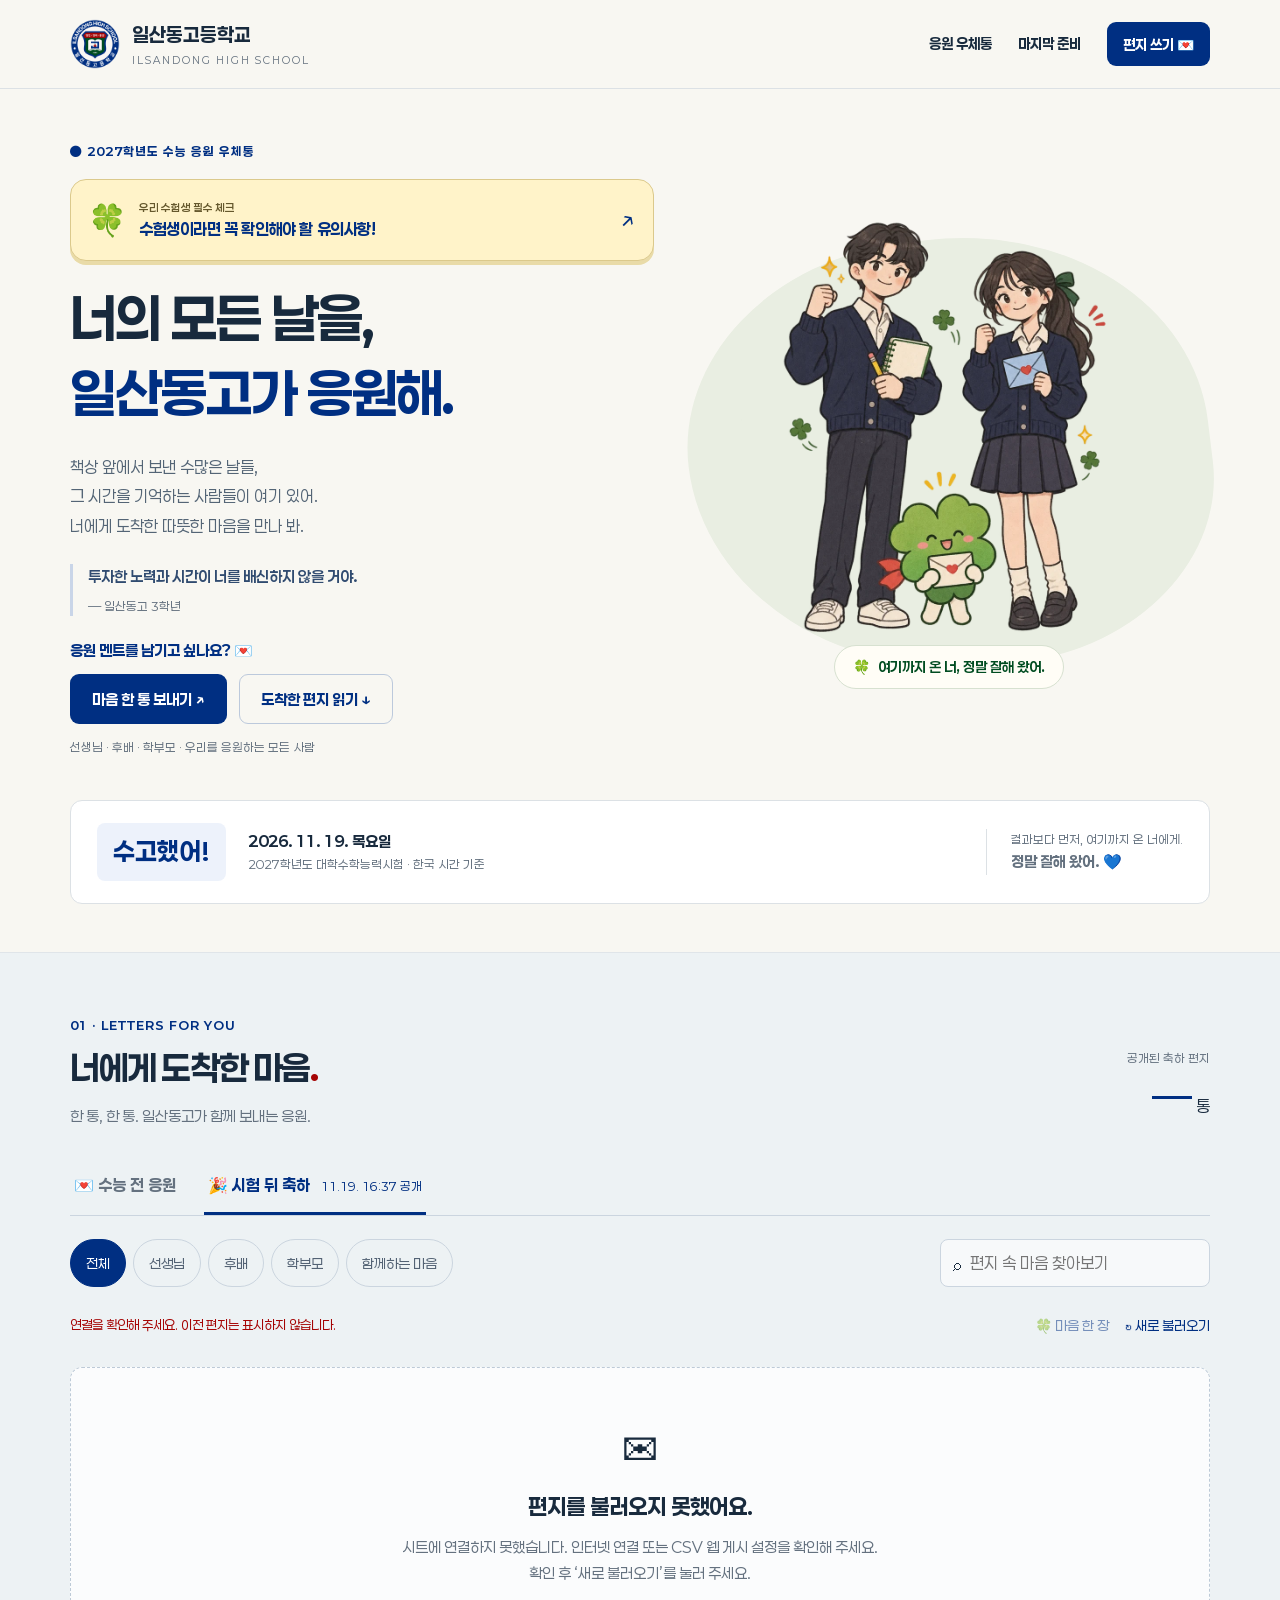
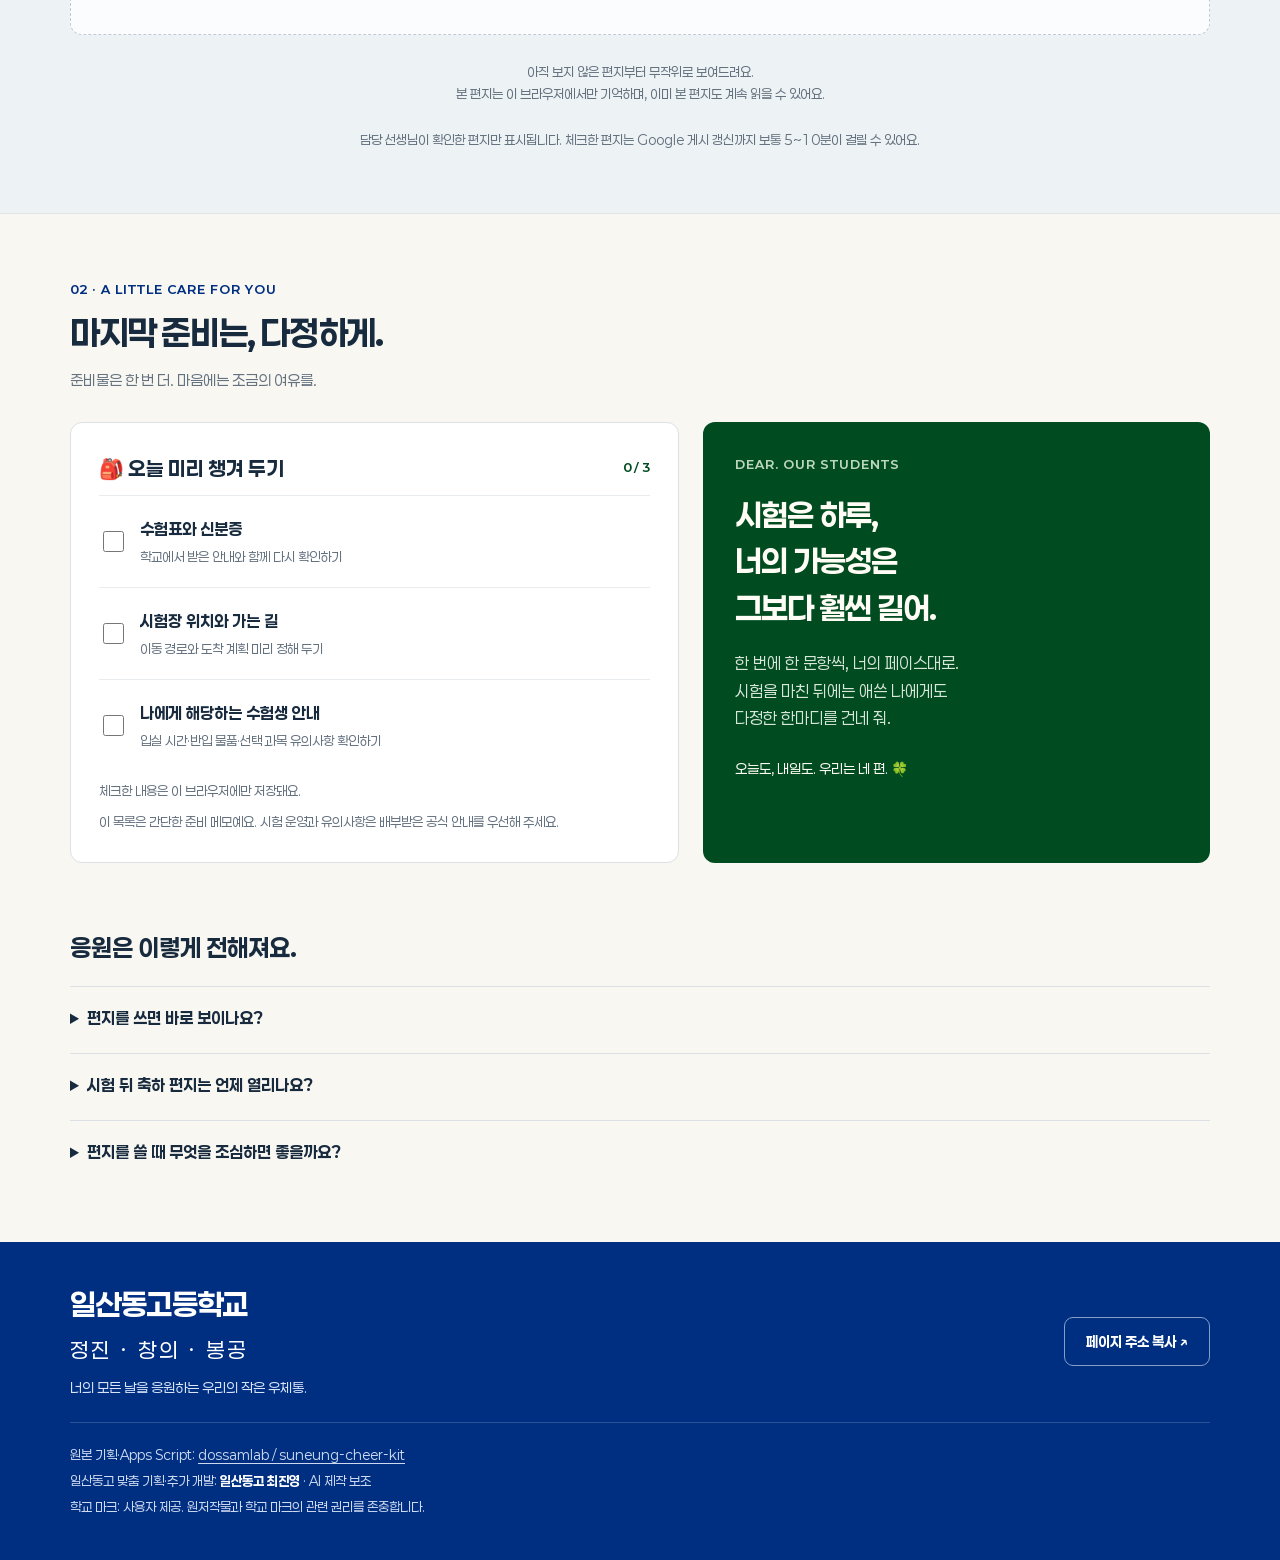
<file: index.html>
<!doctype html>
<html lang="ko">
<head>
<meta charset="utf-8">
<meta name="viewport" content="width=device-width, initial-scale=1">
<meta name="theme-color" content="#002f82">
<meta name="description" content="일산동고등학교 수험생에게 보내는 따뜻한 마음, 수능 응원 우체통">
<title>일산동고등학교 · 수능 응원 우체통</title>
<link rel="canonical" href="https://lingus12.github.io/isdh_suneung2027/">
<link rel="icon" href="./school-logo.png" type="image/png">
<meta property="og:type" content="website">
<meta property="og:title" content="일산동고등학교 · 수능 응원 우체통">
<meta property="og:description" content="너의 모든 날을, 일산동고가 응원해. 선생님·후배·학부모의 따뜻한 편지를 만나 보세요.">
<meta property="og:url" content="https://lingus12.github.io/isdh_suneung2027/">
<meta property="og:image" content="https://lingus12.github.io/isdh_suneung2027/school-logo.png">
<link rel="stylesheet" href="./assets/fonts.css">
<link rel="preload" href="./assets/cheer-students.webp" as="image">

<!--
원본 기획·Google Apps Script: dossamlab / suneung-cheer-kit
https://github.com/dossamlab/suneung-cheer-kit

일산동고 맞춤 기획·추가 개발: 일산동고 최진영
AI 제작 보조. 학교 맞춤 화면·모바일 경험·데이터 표시 기능을 개선했습니다.

기존 window.SCHOOL 설정과 from,text,type,group CSV 형식을 사용합니다.
Apps Script는 수정하지 않습니다.
원저작물·학교 마크의 권리를 존중합니다.
출처 표시는 원제작자의 별도 승인이나 공동제작을 의미하지 않습니다.
-->

<style>
:root {
  --blue: #002f82;
  --green: #004c20;
  --red: #a50404;
  --ink: #182a3d;
  --muted: #64717f;
  --line: #dce1e5;
  --cream: #f8f7f2;
}

* { box-sizing: border-box; }

html {
  scroll-behavior: smooth;
  scroll-padding-top: 24px;
}

body {
  margin: 0;
  background: var(--cream);
  color: var(--ink);
  font-family:
    -apple-system, BlinkMacSystemFont, "Segoe UI",
    "Apple SD Gothic Neo", "Malgun Gothic", sans-serif;
  line-height: 1.7;
  word-break: keep-all;
}

[hidden] { display: none !important; }

a { color: inherit; }
button, input { font: inherit; }
button { cursor: pointer; }
button:disabled { opacity: .5; cursor: default; }
h1, h2, h3, p { margin: 0; }

button, a, input, summary {
  -webkit-tap-highlight-color: transparent;
}

:focus-visible {
  outline: 3px solid #b66c20;
  outline-offset: 4px;
}

.wrap {
  width: min(1140px, calc(100% - 48px));
  margin: auto;
}

.skip {
  position: absolute;
  top: -80px;
  left: 16px;
  z-index: 10;
  background: var(--blue);
  color: #fff;
  padding: 10px;
}

.skip:focus { top: 10px; }

/* 상단 */
header { border-bottom: 1px solid var(--line); }

.header-inner {
  min-height: 88px;
  display: flex;
  align-items: center;
  justify-content: space-between;
  gap: 20px;
}

.brand {
  display: flex;
  align-items: center;
  gap: 12px;
  text-decoration: none;
}

.brand img {
  width: 50px;
  height: 50px;
  object-fit: contain;
}

.logo-fallback {
  width: 50px;
  height: 50px;
  display: grid;
  place-items: center;
  border-radius: 50%;
  background: var(--blue);
  color: #fff;
  font-size: 12px;
  font-weight: 800;
  letter-spacing: 1px;
  flex-shrink: 0;
}

.brand strong {
  display: block;
  font-size: 18px;
}

.brand small {
  display: block;
  font-size: 9px;
  letter-spacing: 2px;
  color: var(--muted);
}

nav {
  display: flex;
  align-items: center;
  gap: 26px;
  font-size: 13px;
  font-weight: 700;
}

nav > a { text-decoration: none; }

.btn {
  display: inline-flex;
  align-items: center;
  justify-content: center;
  gap: 8px;
  border: 1px solid transparent;
  border-radius: 9px;
  padding: 13px 21px;
  min-height: 48px;
  background: var(--blue);
  color: #fff;
  font-size: 14px;
  font-weight: 700;
  text-decoration: none;
  line-height: 1.5;
}

.btn:hover { background: #164b98; }

.btn.light {
  background: transparent;
  color: var(--blue);
  border-color: #bcc9dc;
}

.btn.small {
  padding: 10px 15px;
  min-height: 40px;
  font-size: 12px;
}

.form-link[aria-disabled="true"] {
  opacity: .5;
  cursor: help;
}

/* 첫 화면 */
.hero {
  display: grid;
  grid-template-columns: 1.2fr 1fr;
  gap: 40px;
  align-items: center;
  padding: 68px 0 54px;
}

.hero > * { min-width: 0; }

.eyebrow {
  color: var(--blue);
  font-size: 11px;
  font-weight: 800;
  letter-spacing: 1.5px;
}

.hero h1 {
  margin: 22px 0;
  font-size: clamp(36px, 4.6vw, 58px);
  line-height: 1.42;
  letter-spacing: -2.5px;
}

.hero h1 span { color: var(--blue); }

.intro {
  font-size: 15px;
  color: var(--muted);
  line-height: 1.9;
}

.school-message {
  margin-top: 24px;
  padding-left: 15px;
  border-left: 3px solid #c9d5e8;
}

.school-message p {
  font-size: 14px;
  color: #304b70;
  font-weight: 600;
  white-space: pre-wrap;
  overflow-wrap: anywhere;
}

.school-message small {
  display: block;
  margin-top: 6px;
  color: var(--muted);
  font-size: 11px;
}

.actions {
  display: flex;
  flex-wrap: wrap;
  gap: 12px;
  margin-top: 27px;
}

.micro {
  color: var(--muted);
  font-size: 11px;
  margin-top: 13px;
}

/* 이미지 파일 없이 그리는 편지 봉투 */
.art {
  position: relative;
  height: 420px;
  max-width: 430px;
  width: 100%;
  justify-self: center;
  isolation: isolate;
}

.orbit {
  position: absolute;
  inset: 6px 0;
  border: 1px dashed #cad3dd;
  border-radius: 50%;
}

.paper {
  position: absolute;
  top: 5px;
  left: 18%;
  width: 69%;
  height: 320px;
  transform: rotate(6deg);
  padding: 24px;
  background: #fffdf8;
  border: 1px solid #e4e0d8;
  border-radius: 6px;
  box-shadow: 0 15px 35px #002f8210;
}

.paper small {
  display: block;
  color: var(--blue);
  font-size: 9px;
  letter-spacing: 1px;
  border-bottom: 1px solid var(--line);
  padding-bottom: 13px;
}

.paper p {
  font-size: 28px;
  font-weight: 800;
  line-height: 1.55;
  color: var(--blue);
  margin-top: 22px;
  letter-spacing: -1px;
}

.paper em {
  font-style: normal;
  color: var(--red);
}

.envelope {
  position: absolute;
  bottom: 24px;
  left: 2%;
  width: 92%;
  height: 205px;
  transform: rotate(-7deg);
  background: var(--blue);
  border-radius: 8px 8px 15px 15px;
  box-shadow: 0 18px 28px #002f8217;
}

.envelope::before {
  content: "";
  position: absolute;
  inset: 0;
  background: #154a9b;
  clip-path: polygon(0 0, 50% 58%, 100% 0, 100% 100%, 0 100%);
  border-radius: inherit;
}

.envelope::after {
  content: "";
  position: absolute;
  inset: 0;
  background: #073989;
  clip-path: polygon(0 100%, 50% 45%, 100% 100%);
  border-radius: inherit;
}

.seal {
  position: absolute;
  z-index: 1;
  top: 88px;
  left: calc(50% - 25px);
  width: 50px;
  height: 50px;
  display: grid;
  place-items: center;
  border-radius: 50%;
  background: var(--red);
  color: white;
  font-size: 25px;
  outline: 3px solid #bb2929;
}

.envelope-label {
  position: absolute;
  z-index: 1;
  bottom: 20px;
  left: 25px;
  font-size: 9px;
  letter-spacing: 2px;
  color: #d7e3ff;
}

.sticker {
  position: absolute;
  z-index: 2;
  right: -1%;
  bottom: 55px;
  width: 110px;
  height: 110px;
  border-radius: 50%;
  background: var(--green);
  color: #fff;
  display: flex;
  flex-direction: column;
  align-items: center;
  justify-content: center;
  transform: rotate(10deg);
  outline: 1px dashed #b9d9bc;
  outline-offset: -8px;
}

.sticker small { font-size: 11px; }
.sticker strong { font-size: 21px; }

.spark {
  position: absolute;
  right: 0;
  top: 3px;
  color: var(--red);
  font-size: 39px;
}

.clover {
  position: absolute;
  left: 0;
  top: 95px;
  font-size: 26px;
}

/* 날짜 안내 */
.ribbon {
  display: flex;
  align-items: center;
  gap: 22px;
  padding: 22px 26px;
  background: #fff;
  border: 1px solid var(--line);
  border-radius: 12px;
  margin-bottom: 65px;
}

.dday {
  background: #edf2fb;
  color: var(--blue);
  font-size: 25px;
  font-weight: 800;
  padding: 8px 16px;
  border-radius: 8px;
  white-space: nowrap;
}

.ribbon strong {
  display: block;
  font-size: 14px;
}

.ribbon small {
  display: block;
  color: var(--muted);
  font-size: 11px;
}

.ribbon-note {
  margin-left: auto;
  padding-left: 24px;
  border-left: 1px solid var(--line);
  font-size: 12px;
  color: var(--muted);
}

/* 응원 우체통 */
.wall {
  background: #edf1f4;
  border-block: 1px solid #e0e5e9;
  padding: 62px 0;
}

.section-head {
  display: flex;
  justify-content: space-between;
  align-items: flex-end;
  gap: 20px;
  margin-bottom: 28px;
}

.section-head h2 {
  font-size: 34px;
  letter-spacing: -1.4px;
  line-height: 1.45;
  margin-top: 9px;
}

.section-head p:not(.eyebrow) {
  font-size: 14px;
  color: var(--muted);
  margin-top: 10px;
}

.count {
  text-align: right;
  white-space: nowrap;
}

.count small {
  display: block;
  font-size: 11px;
  color: var(--muted);
}

.count strong {
  color: var(--blue);
  font-size: 36px;
}

.tabs {
  display: flex;
  gap: 24px;
  border-bottom: 1px solid #cbd5df;
}

.tab {
  border: 0;
  border-bottom: 3px solid transparent;
  background: transparent;
  padding: 14px 4px;
  color: var(--muted);
  font-size: 15px;
  font-weight: 700;
}

.tab[aria-pressed="true"] {
  color: var(--blue);
  border-bottom-color: var(--blue);
}

.tab small {
  font-size: 10px;
  margin-left: 7px;
  font-weight: 400;
}

.toolbar {
  display: flex;
  justify-content: space-between;
  gap: 15px;
  margin: 23px 0 16px;
}

.filters {
  display: flex;
  flex-wrap: wrap;
  gap: 7px;
}

.filter {
  border: 1px solid #cbd5df;
  background: transparent;
  color: #536274;
  font-size: 12px;
  padding: 8px 15px;
  border-radius: 25px;
}

.filter[aria-pressed="true"] {
  background: var(--blue);
  border-color: var(--blue);
  color: white;
}

.search {
  display: flex;
  align-items: center;
  gap: 7px;
  border: 1px solid #cbd5df;
  background: #fff9;
  padding: 8px 12px;
  border-radius: 8px;
  width: 240px;
}

.search input {
  width: 100%;
  min-width: 0;
  background: transparent;
  border: 0;
  color: var(--ink);
  font-size: 12px;
}

.search:focus-within { outline: 2px solid var(--blue); }
.search input:focus-visible { outline: 0; }

.subbar {
  display: flex;
  justify-content: space-between;
  align-items: center;
  gap: 15px;
  margin-bottom: 20px;
}

.status {
  font-size: 11px;
  color: var(--muted);
}

.status.error { color: var(--red); }

.tools {
  display: flex;
  gap: 16px;
  flex-shrink: 0;
}

.text-btn {
  border: 0;
  background: none;
  color: var(--blue);
  padding: 5px 0;
  font-size: 12px;
}

.text-btn:hover { text-decoration: underline; }

.grid {
  display: grid;
  grid-template-columns: repeat(3, minmax(0, 1fr));
  gap: 18px;
  align-items: start;
}

/* 편지 카드 */
.card {
  position: relative;
  background: #fff;
  border: 1px solid #dbe2e8;
  border-top: 4px solid var(--blue);
  border-radius: 10px;
  padding: 22px;
  min-height: 245px;
  display: flex;
  flex-direction: column;
  scroll-margin-top: 30px;
}

.card.junior { border-top-color: var(--green); }
.card.parent { border-top-color: var(--red); }
.card.other { border-top-color: #8c7d64; }

.card-top {
  display: flex;
  align-items: center;
  justify-content: space-between;
  gap: 10px;
}

.badge {
  background: #edf2fb;
  color: var(--blue);
  font-size: 11px;
  padding: 3px 8px;
  border-radius: 4px;
}

.junior .badge { background: #edf4ef; color: var(--green); }
.parent .badge { background: #fbeeed; color: var(--red); }
.other .badge { background: #f4f0e9; color: #766247; }

.number {
  font-size: 10px;
  color: #98a6b6;
}

.card-text {
  white-space: pre-wrap;
  overflow-wrap: anywhere;
  word-break: normal;
  line-height: 1.9;
  font-size: 15px;
  margin: 20px 0;
  display: -webkit-box;
  -webkit-box-orient: vertical;
  -webkit-line-clamp: 4;
  overflow: hidden;
}

.card.expanded .card-text { display: block; }

.card-bottom {
  display: flex;
  justify-content: space-between;
  align-items: center;
  gap: 10px;
  margin-top: auto;
  font-size: 11px;
}

.card-from {
  color: var(--muted);
  overflow-wrap: anywhere;
  min-width: 0;
}

.card-bottom button {
  white-space: nowrap;
  font-size: 11px;
}

.card.highlight {
  outline: 3px solid #c6923c;
  outline-offset: 3px;
}

.empty {
  grid-column: 1 / -1;
  background: #ffffffc0;
  border: 1px dashed #bdcad7;
  border-radius: 12px;
  text-align: center;
  padding: 48px 20px;
}

.empty-icon { font-size: 36px; }

.empty h3 {
  margin: 10px 0;
  font-size: 22px;
}

.empty p {
  font-size: 13px;
  color: var(--muted);
  white-space: pre-line;
}

.more-wrap {
  text-align: center;
  margin-top: 26px;
}

.footnote {
  text-align: center;
  color: var(--muted);
  font-size: 11px;
  margin-top: 24px;
}

/* 준비 체크 */
.prepare { padding: 65px 0; }

.prepare-grid {
  display: grid;
  grid-template-columns: 1.2fr 1fr;
  gap: 24px;
}

.check-panel {
  padding: 28px;
  background: #fff;
  border: 1px solid var(--line);
  border-radius: 12px;
}

.check-title {
  display: flex;
  justify-content: space-between;
  align-items: center;
  gap: 10px;
  margin-bottom: 10px;
}

.check-title h3 { font-size: 19px; }

.check-title span {
  font-size: 12px;
  color: var(--green);
  font-weight: 700;
}

.check-row {
  display: flex;
  gap: 13px;
  align-items: center;
  padding: 19px 0;
  border-top: 1px solid #e8ecef;
  cursor: pointer;
}

.check-row input {
  width: 21px;
  height: 21px;
  accent-color: var(--green);
  flex-shrink: 0;
}

.check-row strong {
  display: block;
  font-size: 14px;
}

.check-row small {
  display: block;
  font-size: 11px;
  color: var(--muted);
  margin-top: 4px;
}

.check-note {
  font-size: 11px;
  color: var(--muted);
  margin-top: 9px;
}

.care {
  background: var(--green);
  color: #fffdf5;
  border-radius: 12px;
  padding: 32px;
}

.care .eyebrow { color: #bdd7be; }

.care h3 {
  font-size: 31px;
  line-height: 1.5;
  margin: 18px 0;
  letter-spacing: -1px;
}

.care p:not(.eyebrow) {
  font-size: 14px;
  color: #d9e7d9;
}

.care small {
  display: block;
  margin-top: 26px;
  font-size: 12px;
}

/* 안내와 출처 */
.faq { padding-bottom: 55px; }

.faq h2 {
  font-size: 24px;
  margin-bottom: 18px;
}

.faq details {
  border-top: 1px solid var(--line);
  padding: 17px 0;
}

.faq summary {
  cursor: pointer;
  font-size: 14px;
  font-weight: 700;
}

.faq details p {
  margin-top: 12px;
  font-size: 13px;
  color: var(--muted);
  max-width: 850px;
  line-height: 1.9;
}

footer {
  background: var(--blue);
  color: #d9e4f9;
  padding: 35px 0;
}

.footer-top {
  display: flex;
  justify-content: space-between;
  gap: 20px;
  align-items: center;
  margin-bottom: 22px;
}

.footer-top strong {
  font-size: 18px;
  color: #fff;
}

.footer-top small {
  display: block;
  font-size: 12px;
  margin-top: 4px;
}

footer .btn {
  background: transparent;
  border-color: #849fc6;
  font-size: 12px;
}

.credits {
  border-top: 1px solid #ffffff2b;
  padding-top: 19px;
  font-size: 11px;
  color: #cedaf0;
  line-height: 1.9;
}

.credits a { text-underline-offset: 3px; }

.share-box {
  margin-top: 14px;
  font-size: 12px;
}

.share-box input {
  width: 100%;
  padding: 10px;
  margin-top: 7px;
  background: #fff;
  border: 0;
  border-radius: 5px;
  color: var(--ink);
}

.toast {
  position: fixed;
  left: 50%;
  bottom: 20px;
  transform: translateX(-50%);
  max-width: 90vw;
  padding: 12px 20px;
  background: #182a3d;
  color: #fff;
  border-radius: 9px;
  font-size: 13px;
  box-shadow: 0 5px 30px #0003;
  z-index: 20;
}

noscript p {
  padding: 20px;
  background: #fff0e9;
  color: #7e2600;
}

/* 태블릿 */
@media (min-width: 1000px) {
  .hero { min-height: 565px; }
}

@media (max-width: 850px) {
  header nav > a:not(.btn) { display: none; }
  .hero { gap: 18px; }
  .hero h1 { font-size: 39px; }
  .art { height: 355px; }
  .paper { height: 280px; padding: 19px; }
  .paper p { font-size: 25px; }
  .envelope { height: 175px; }
  .seal { top: 75px; }
  .sticker { width: 92px; height: 92px; bottom: 45px; }
  .sticker strong { font-size: 18px; }
  .ribbon-note { display: none; }
  .grid { grid-template-columns: repeat(2, minmax(0, 1fr)); }
  .toolbar { flex-wrap: wrap; }
  .search { width: 100%; }
  .prepare-grid { grid-template-columns: 1fr 1fr; }
  .care { padding: 27px; }
  .care h3 { font-size: 27px; }
}

/* 휴대전화 */
@media (max-width: 600px) {
  .wrap { width: calc(100% - 36px); }
  .header-inner { min-height: 75px; gap: 8px; }
  .brand { gap: 9px; }
  .brand img, .logo-fallback { width: 40px; height: 40px; }
  .brand strong { font-size: 15px; }
  .brand small { font-size: 8px; letter-spacing: 1px; }
  nav { gap: 0; }
  nav .btn { padding: 9px 12px; font-size: 11px; }

  .hero {
    grid-template-columns: minmax(0, 1fr);
    padding: 38px 0 26px;
    gap: 30px;
  }

  .hero h1 { font-size: 39px; letter-spacing: -2px; }
  .intro { font-size: 14px; }
  .art { width: 320px; max-width: 100%; height: 340px; }
  .paper p { font-size: 25px; }
  .ribbon { padding: 17px; gap: 15px; margin-bottom: 38px; }
  .dday { font-size: 21px; padding: 7px 12px; }
  .ribbon strong { font-size: 12px; }
  .ribbon small { font-size: 10px; }
  .wall { padding: 39px 0; }
  .section-head { gap: 10px; }
  .section-head h2 { font-size: 28px; }
  .section-head p:not(.eyebrow) { font-size: 12px; }
  .count strong { font-size: 28px; }
  .count small { font-size: 10px; }
  .tabs { gap: 20px; }
  .tab { font-size: 13px; }
  .tab small { display: block; margin-left: 0; font-size: 10px; }
  .filter { font-size: 11px; padding: 8px 12px; }
  .subbar { align-items: flex-start; flex-direction: column; gap: 8px; }
  .grid { grid-template-columns: 1fr; }
  .card { min-height: 220px; }
  .prepare { padding: 42px 0; }
  .prepare-grid { grid-template-columns: 1fr; }
  .check-panel, .care { padding: 24px; }
  .care h3 { font-size: 30px; }
  .footer-top { align-items: flex-start; }
  .footer-top strong { font-size: 16px; }
  .footer-top .btn { padding: 10px 12px; }
  .faq { padding-bottom: 35px; }
  .actions .btn { font-size: 13px; }
}

@media (prefers-reduced-motion: reduce) {
  html { scroll-behavior: auto; }
}
</style>
<link rel="stylesheet" href="./assets/site.css">
</head>

<body>
<a class="skip" href="#wall">응원 편지로 바로 가기</a>

<header>
  <div class="wrap header-inner">
    <a class="brand" href="#" aria-label="페이지 처음으로">
      <img
        src="school-logo.png"
        alt=""
        width="50"
        height="50"
        onerror="this.hidden=true;this.nextElementSibling.hidden=false"
      >
      <span class="logo-fallback" hidden aria-hidden="true">ISDH</span>
      <span>
        <strong data-school>일산동고등학교</strong>
        <small>ILSANDONG HIGH SCHOOL</small>
      </span>
    </a>

    <nav aria-label="주요 메뉴">
      <a href="#wall">응원 우체통</a>
      <a href="#prepare">마지막 준비</a>
      <a
        class="btn small form-link"
        target="_blank"
        rel="noopener noreferrer"
      >편지 쓰기 💌</a>
    </nav>
  </div>
</header>

<main>
  <section class="wrap hero" aria-labelledby="hero-title">
    <div>
      <p class="eyebrow">● 2027학년도 수능 응원 우체통</p>
      <a class="student-notice" href="./exam-guide.html">
        <span class="notice-icon" aria-hidden="true">🍀</span>
        <span><small>우리 수험생 필수 체크</small><strong>수험생이라면 꼭 확인해야 할 유의사항!</strong></span>
        <span class="notice-arrow" aria-hidden="true">↗</span>
      </a>

      <h1 id="hero-title">
        너의 모든 날을,<br>
        <span id="hero-school">일산동고가 응원해.</span>
      </h1>

      <p class="intro">
        책상 앞에서 보낸 수많은 날들,<br>
        그 시간을 기억하는 사람들이 여기 있어.<br>
        너에게 도착한 따뜻한 마음을 만나 봐.
      </p>

      <div class="school-message">
        <p id="school-message"></p>
        <small id="school-sign"></small>
      </div>

      <p class="cheer-invite">응원 멘트를 남기고 싶나요? 💌</p>
      <div class="actions">
        <a
          class="btn form-link"
          target="_blank"
          rel="noopener noreferrer"
        >마음 한 통 보내기 ↗</a>
        <a class="btn light" href="#wall">도착한 편지 읽기 ↓</a>
      </div>

      <p class="micro">
        선생님 · 후배 · 학부모 · 우리를 응원하는 모든 사람
      </p>
    </div>

    <figure class="hero-visual">
      <div class="visual-halo" aria-hidden="true"></div>
      <img src="./assets/cheer-students.webp" width="960" height="960"
        alt="편지와 클로버를 들고 응원하는 고등학생 두 명과 클로버 친구" fetchpriority="high" decoding="async">
      <figcaption><span aria-hidden="true">🍀</span> 여기까지 온 너, 정말 잘해 왔어.</figcaption>
    </figure>
  </section>

  <div class="wrap ribbon">
    <span class="dday" id="dday">D-DAY</span>
    <div>
      <strong>2026. 11. 19. 목요일</strong>
      <small>2027학년도 대학수학능력시험 · 한국 시간 기준</small>
    </div>
    <p class="ribbon-note">
      결과보다 먼저, 여기까지 온 너에게.<br>
      <strong>정말 잘해 왔어. 💙</strong>
    </p>
  </div>

  <section class="wall" id="wall" aria-labelledby="wall-title">
    <div class="wrap">
      <div class="section-head">
        <div>
          <p class="eyebrow">01 · LETTERS FOR YOU</p>
          <h2 id="wall-title">
            너에게 도착한 마음<span style="color:var(--red)">.</span>
          </h2>
          <p>한 통, 한 통. 일산동고가 함께 보내는 응원.</p>
        </div>

        <div class="count">
          <small id="count-label">공개된 응원 편지</small>
          <strong id="letter-count">—</strong><span> 통</span>
        </div>
      </div>

      <div class="tabs" role="group" aria-label="편지 종류">
        <button
          type="button"
          class="tab"
          data-phase="before"
          aria-pressed="true"
        >💌 수능 전 응원</button>

        <button
          type="button"
          class="tab"
          data-phase="after"
          aria-pressed="false"
        >
          🎉 시험 뒤 축하
          <small>11.19. 16:37 공개</small>
        </button>
      </div>

      <div class="toolbar" id="toolbar">
        <div
          class="filters"
          role="group"
          aria-label="보내는 사람으로 골라 보기"
        >
          <button
            class="filter"
            type="button"
            data-group="all"
            aria-pressed="true"
          >전체</button>

          <button
            class="filter"
            type="button"
            data-group="teacher"
            aria-pressed="false"
          >선생님</button>

          <button
            class="filter"
            type="button"
            data-group="junior"
            aria-pressed="false"
          >후배</button>

          <button
            class="filter"
            type="button"
            data-group="parent"
            aria-pressed="false"
          >학부모</button>

          <button
            class="filter"
            type="button"
            data-group="other"
            aria-pressed="false"
          >함께하는 마음</button>
        </div>

        <label class="search">
          <span aria-hidden="true">⌕</span>
          <input
            type="search"
            id="search"
            aria-label="편지 내용 또는 보내는 사람 검색"
            placeholder="편지 속 마음 찾아보기"
          >
        </label>
      </div>

      <div class="subbar">
        <p
          id="status"
          class="status"
          role="status"
          aria-live="polite"
        >편지를 불러오는 중입니다.</p>

        <div class="tools">
          <button class="text-btn" id="random" type="button">
            🍀 마음 한 장
          </button>
          <button class="text-btn" id="refresh" type="button">
            ↻ 새로 불러오기
          </button>
        </div>
      </div>

      <div class="grid" id="letters" aria-busy="true"></div>

      <div class="more-wrap">
        <button class="btn light" id="more" type="button" hidden>
          편지 더 읽기 ↓
        </button>
      </div>

      <p class="footnote">
        아직 보지 않은 편지부터 무작위로 보여드려요.<br>
        본 편지는 이 브라우저에서만 기억하며, 이미 본 편지도 계속 읽을 수 있어요.
      </p>
      <p class="footnote">
        담당 선생님이 확인한 편지만 표시됩니다.
        체크한 편지는 Google 게시 갱신까지 보통 5~10분이 걸릴 수 있어요.
      </p>
    </div>
  </section>

  <section
    class="wrap prepare"
    id="prepare"
    aria-labelledby="prepare-title"
  >
    <div class="section-head">
      <div>
        <p class="eyebrow">02 · A LITTLE CARE FOR YOU</p>
        <h2 id="prepare-title">마지막 준비는, 다정하게.</h2>
        <p>준비물은 한 번 더. 마음에는 조금의 여유를.</p>
      </div>
    </div>

    <div class="prepare-grid">
      <div class="check-panel">
        <div class="check-title">
          <h3>🎒 오늘 미리 챙겨 두기</h3>
          <span id="progress">0 / 3</span>
        </div>

        <label class="check-row">
          <input type="checkbox" data-check="documents">
          <span>
            <strong>수험표와 신분증</strong>
            <small>학교에서 받은 안내와 함께 다시 확인하기</small>
          </span>
        </label>

        <label class="check-row">
          <input type="checkbox" data-check="route">
          <span>
            <strong>시험장 위치와 가는 길</strong>
            <small>이동 경로와 도착 계획 미리 정해 두기</small>
          </span>
        </label>

        <label class="check-row">
          <input type="checkbox" data-check="guide">
          <span>
            <strong>나에게 해당하는 수험생 안내</strong>
            <small>
              입실 시간·반입 물품·선택 과목 유의사항 확인하기
            </small>
          </span>
        </label>

        <p class="check-note" id="save-note">
          체크한 내용은 이 브라우저에만 저장돼요.
        </p>
        <p class="check-note">
          이 목록은 간단한 준비 메모예요.
          시험 운영과 유의사항은 배부받은 공식 안내를 우선해 주세요.
        </p>
      </div>

      <div class="care">
        <p class="eyebrow">DEAR. OUR STUDENTS</p>
        <h3>
          시험은 하루,<br>
          너의 가능성은<br>
          그보다 훨씬 길어.
        </h3>
        <p>
          한 번에 한 문항씩, 너의 페이스대로.<br>
          시험을 마친 뒤에는 애쓴 나에게도<br>
          다정한 한마디를 건네 줘.
        </p>
        <small>오늘도, 내일도. 우리는 네 편. 🍀</small>
      </div>
    </div>
  </section>

  <section class="wrap resources" id="resources" hidden aria-labelledby="resources-title">
    <p class="eyebrow">FOR EXAM DAY</p>
    <h2 id="resources-title">수험생 안내, 한눈에.</h2>
    <p>학교에서 배부한 자료와 안내 영상을 확인해 주세요.</p>
    <div class="resource-grid" id="resource-grid"></div>
  </section>
  <section class="wrap faq" aria-labelledby="faq-title">
    <h2 id="faq-title">응원은 이렇게 전해져요.</h2>

    <details>
      <summary>편지를 쓰면 바로 보이나요?</summary>
      <p>
        구글 설문으로 보낸 편지는 담당 선생님이 확인합니다.
        응답 시트에서 ‘반영’에 체크한 편지만 공개용 데이터에 포함돼요.
        체크 후 Google 게시 갱신까지 보통 5~10분이 걸릴 수 있어요.
        화면은 1분마다 자동으로 다시 확인합니다.
      </p>
    </details>

    <details>
      <summary>시험 뒤 축하 편지는 언제 열리나요?</summary>
      <p>
        2026년 11월 19일 오후 4시 37분부터 이 화면에서 볼 수 있습니다.
        이는 편지 공개 시각이며, 모든 수험생의 시험 종료 시각을 뜻하지 않습니다.
        자신의 시험을 모두 마친 뒤 확인해 주세요.
        화면의 시간 판단에는 기기 시계가 사용됩니다.
      </p>
    </details>

    <details>
      <summary>편지를 쓸 때 무엇을 조심하면 좋을까요?</summary>
      <p>
        이름 대신 ‘3반 담임’, ‘2학년 후배’처럼 적어 주세요.
        연락처 등 개인정보와 다른 사람의 사적인 이야기는 넣지 말아 주세요.
        결과를 재촉하기보다 지금까지의 노력에 따뜻한 마음을 보내 주세요.
        수정·삭제가 필요하면 담당 선생님께 요청해 주세요.
      </p>
    </details>

    
  </section>
  
</main>
<nav class="mobile-nav" aria-label="휴대전화 빠른 메뉴">
  <a href="#wall"><span aria-hidden="true">💌</span> 편지 읽기</a>
  <a class="form-link mobile-write" target="_blank" rel="noopener noreferrer"><span aria-hidden="true">✏️</span> 응원 쓰기</a>
  <a href="#prepare"><span aria-hidden="true">🎒</span> 마지막 준비</a>
</nav>

<footer>
  <div class="wrap">
    <div class="footer-top">
      <div>
        <strong data-school>일산동고등학교</strong>
        <p class="school-motto">정진 · 창의 · 봉공</p>
        <small>너의 모든 날을 응원하는 우리의 작은 우체통.</small>
      </div>

      <button class="btn" type="button" id="share">
        페이지 주소 복사 ↗
      </button>
    </div>

    <p class="credits">
      원본 기획·Apps Script:
      <a
        href="https://github.com/dossamlab/suneung-cheer-kit"
        target="_blank"
        rel="noopener noreferrer"
      >dossamlab / suneung-cheer-kit</a><br>
      일산동고 맞춤 기획·추가 개발: <strong>일산동고 최진영</strong>
      · AI 제작 보조<br>
      학교 마크: 사용자 제공.
      원저작물과 학교 마크의 관련 권리를 존중합니다.
    </p>

    <label class="share-box" id="share-box" hidden>
      아래 주소를 선택해 복사해 주세요.
      <input id="share-url" readonly aria-label="이 페이지 주소">
    </label>
  </div>
</footer>

<div class="toast" id="toast" role="status" hidden></div>

<noscript>
  <p>응원 편지를 보려면 브라우저의 JavaScript를 켜 주세요.</p>
</noscript>

<!-- 기존 config.js를 같은 폴더에 둡니다. -->
<script src="./config.js"></script>

<script>
(() => {
  'use strict';

  const $ = selector => document.querySelector(selector);
  const $$ = selector => Array.from(document.querySelectorAll(selector));

  const cfg =
    window.SCHOOL && typeof window.SCHOOL === 'object'
      ? window.SCHOOL
      : {};

  // 제공받은 Apps Script의 축하 편지 공개 시각과 같습니다.
  // 모든 수험생의 시험 종료 시각을 의미하지 않습니다.
  const OPEN_AT = Date.parse('2026-11-19T16:37:00+09:00');
  const EXAM_AT = Date.parse('2026-11-19T00:00:00+09:00');

  const GROUPS = {
    teacher: '선생님',
    junior: '후배',
    parent: '학부모',
    other: '함께하는 마음'
  };

  const state = {
    rows: [],
    phase: Date.now() >= OPEN_AT ? 'after' : 'before',
    group: 'all',
    query: '',
    limit: 12,
    loaded: false,
    busy: false,
    error: '',
    lastAttempt: 0,
    unlocked: Date.now() >= OPEN_AT
  };

  const plain = (value, fallback) =>
    typeof value === 'string' && value.trim()
      ? value.trim()
      : fallback;

  /* 학교 설정 적용 */
  const name = plain(cfg.name, '일산동고등학교');

  $$('[data-school]').forEach(node => {
    node.textContent = name;
  });

  $('#hero-school').textContent =
    name.replace(/고등학교$/, '고') + '가 응원해.';

  $('#school-message').textContent = plain(
    cfg.message,
    '투자한 노력과 시간이 너를 배신하지 않을 거야.'
  ).replace(/\s*\/\s*/g, '\n');

  $('#school-sign').textContent =
    '— ' + plain(cfg.sign, '일산동고 3학년');

  document.title = name + ' · 수능 응원 우체통';

  /* 설정 주소 검사 */
  function safeURL(value, kind) {
    try {
      const url = new URL(value);

      if (
        url.protocol !== 'https:' ||
        url.username ||
        url.password
      ) {
        return '';
      }

      if (kind === 'sheet') {
        if (
          url.hostname !== 'docs.google.com' ||
          !url.pathname.startsWith('/spreadsheets/') ||
          url.searchParams.get('output') !== 'csv'
        ) {
          return '';
        }
      } else {
        const allowed =
          url.hostname === 'forms.gle' ||
          (
            url.hostname === 'docs.google.com' &&
            url.pathname.startsWith('/forms/')
          );

        if (!allowed) return '';
      }

      return url.href;
    } catch {
      return '';
    }
  }

  const sheet = safeURL(cfg.sheet, 'sheet');
  const form = safeURL(cfg.form, 'form');

  /* 노출 기록은 원문 대신 지문만 현재 브라우저에 저장합니다. */
  function fingerprint(value) {
    let a = 0xdeadbeef, b = 0x41c6ce57;
    for (let i = 0; i < value.length; i++) {
      const code = value.charCodeAt(i);
      a = Math.imul(a ^ code, 2654435761);
      b = Math.imul(b ^ code, 1597334677);
    }
    a = Math.imul(a ^ (a >>> 16), 2246822507) ^
        Math.imul(b ^ (b >>> 13), 3266489909);
    b = Math.imul(b ^ (b >>> 16), 2246822507) ^
        Math.imul(a ^ (a >>> 13), 3266489909);
    return (a >>> 0).toString(36) + '-' + (b >>> 0).toString(36);
  }

  function letterId(row) {
    return fingerprint(JSON.stringify(
      [row.type, row.group, row.from, row.text].map(value =>
        value.replace(/\r\n?/g, '\n')
      )
    ));
  }

  const HISTORY_KEY = 'isdh2027-seen-v1-' + fingerprint(sheet);
  const seenIds = new Set();
  const expandedIds = new Set();
  try {
    const saved = JSON.parse(localStorage.getItem(HISTORY_KEY) || '[]');
    if (Array.isArray(saved)) {
      saved.slice(-5000).forEach(id => {
        if (typeof id === 'string' && /^[a-z0-9]+-[a-z0-9]+$/.test(id)) {
          seenIds.add(id);
        }
      });
    }
  } catch { /* 저장이 제한된 환경에서는 현재 방문 동안만 기억합니다. */ }

  function markSeen(id) {
    if (seenIds.has(id)) return;
    seenIds.add(id);
    while (seenIds.size > 5000) seenIds.delete(seenIds.values().next().value);
    try {
      localStorage.setItem(HISTORY_KEY, JSON.stringify([...seenIds]));
    } catch { /* 편지 열람은 저장 성공 여부와 관계없이 계속합니다. */ }
  }

  function shuffle(rows) {
    const result = rows.slice();
    for (let i = result.length - 1; i > 0; i--) {
      const j = Math.floor(Math.random() * (i + 1));
      [result[i], result[j]] = [result[j], result[i]];
    }
    return result;
  }

  function arrangeRows(rows, reshuffle) {
    const keyed = rows.map(row => ({ ...row, id: letterId(row) }));
    if (reshuffle) {
      return {
        rows: shuffle(keyed.filter(row => !seenIds.has(row.id))).concat(
          shuffle(keyed.filter(row => seenIds.has(row.id)))
        ),
        added: keyed.length
      };
    }
    // 자동 확인에서는 기존 순서를 유지하고 승인 해제된 편지는 제거합니다.
    const buckets = new Map();
    keyed.forEach(row => {
      if (!buckets.has(row.id)) buckets.set(row.id, []);
      buckets.get(row.id).push(row);
    });
    const kept = [];
    state.rows.forEach(row => {
      const bucket = buckets.get(row.id);
      if (bucket && bucket.length) kept.push(bucket.shift());
    });
    const added = shuffle([...buckets.values()].flat());
    return { rows: added.concat(kept), added: added.length };
  }

  let cardObserver;
  const exposure = new Map();

  function stopWatchingCards() {
    if (cardObserver) cardObserver.disconnect();
    exposure.forEach(item => clearTimeout(item.timer));
    exposure.clear();
  }

  function watchCards() {
    stopWatchingCards();
    if (document.hidden || !('IntersectionObserver' in window)) return;
    const inset = Math.ceil($('.mobile-nav')?.getBoundingClientRect().height || 0);
    cardObserver = new IntersectionObserver(entries => {
      entries.forEach(entry => {
        const card = entry.target;
        const id = card.dataset.letterId;
        const item = exposure.get(card) || { ratio: 0, timer: null };
        item.ratio = entry.intersectionRatio;
        exposure.set(card, item);
        if (!entry.isIntersecting || item.ratio < 0.5 || document.hidden) {
          clearTimeout(item.timer);
          item.timer = null;
          return;
        }
        if (seenIds.has(id)) {
          cardObserver.unobserve(card);
          return;
        }
        if (item.timer !== null) return;
        item.timer = setTimeout(() => {
          item.timer = null;
          if (!document.hidden && card.isConnected && item.ratio >= 0.5) {
            markSeen(id);
            cardObserver.unobserve(card);
          }
        }, 1000);
      });
    }, { threshold: [0, 0.5], rootMargin: '0px 0px -' + inset + 'px 0px' });
    $$('#letters .card').forEach(card => {
      if (!seenIds.has(card.dataset.letterId)) cardObserver.observe(card);
    });
  }

  function readingAnchor() {
    const bottom = window.innerHeight -
      ($('.mobile-nav')?.getBoundingClientRect().height || 0);
    const cards = $$('#letters .card');
    const index = cards.findIndex(node => {
      const box = node.getBoundingClientRect();
      return box.bottom > 0 && box.top < bottom;
    });
    const card = cards[index];
    return card ? {
      id: card.dataset.letterId,
      occurrence: cards.slice(0, index).filter(node =>
        node.dataset.letterId === card.dataset.letterId
      ).length,
      top: card.getBoundingClientRect().top
    } : null;
  }

  function restoreAnchor(anchor) {
    if (!anchor) return;
    const card = $$('#letters .card').filter(node =>
      node.dataset.letterId === anchor.id
    )[anchor.occurrence];
    if (card) {
      const difference = card.getBoundingClientRect().top - anchor.top;
      if (difference) window.scrollBy({ top: difference, behavior: 'instant' });
    }
  }


  let toastTimer;

  function toast(message) {
    $('#toast').textContent = message;
    $('#toast').hidden = false;

    clearTimeout(toastTimer);

    toastTimer = setTimeout(() => {
      $('#toast').hidden = true;
    }, 4500);
  }

  $$('.form-link').forEach(link => {
    if (form) {
      link.href = form;
    } else {
      link.href = '#';
      link.setAttribute('aria-disabled', 'true');

      link.addEventListener('click', event => {
        event.preventDefault();
        toast('config.js의 form 주소를 확인해 주세요.');
      });
    }
  });

  /*
   * CSV 읽기
   * 쉼표, 따옴표, 셀 내부 줄바꿈, BOM을 처리합니다.
   * Apps Script가 만든 F1의 추가 안내 열은 사용하지 않습니다.
   */
  function parseCSV(text) {
    const input = text.replace(/^\uFEFF/, '');

    const rows = [];
    let row = [];
    let field = '';
    let quoted = false;

    for (let i = 0; i < input.length; i++) {
      const char = input[i];

      if (quoted) {
        if (char === '"' && input[i + 1] === '"') {
          field += '"';
          i++;
        } else if (char === '"') {
          quoted = false;
        } else {
          field += char;
        }
      } else if (char === '"' && field === '') {
        quoted = true;
      } else if (char === ',') {
        row.push(field);
        field = '';
      } else if (char === '\r' || char === '\n') {
        row.push(field);
        rows.push(row);
        row = [];
        field = '';

        if (char === '\r' && input[i + 1] === '\n') {
          i++;
        }
      } else {
        field += char;
      }
    }

    if (quoted) {
      throw new Error(
        'CSV의 따옴표가 닫히지 않았습니다. 공개용 탭을 확인해 주세요.'
      );
    }

    if (field !== '' || row.length) {
      row.push(field);
      rows.push(row);
    }

    return rows;
  }

  function decode(text) {
    if (/^\s*</.test(text)) {
      throw new Error(
        'CSV 대신 웹페이지가 반환되었습니다. 공개용 탭을 CSV로 게시했는지 확인해 주세요.'
      );
    }

    const table = parseCSV(text);

    if (!table.length) {
      throw new Error('공개용 탭의 머리글을 읽지 못했습니다.');
    }

    const header = table.shift().map(value =>
      value.trim().toLowerCase()
    );

    const columns = ['from', 'text', 'type', 'group'].map(key =>
      header.indexOf(key)
    );

    if (columns.some(index => index < 0)) {
      throw new Error(
        '공개용 탭에 from, text, type, group 머리글이 필요합니다.'
      );
    }

    const result = [];
    let skipped = 0;

    for (const row of table) {
      const body = (row[columns[1]] || '').trim();

      if (!body) continue;

      const type = (row[columns[2]] || '').trim().toLowerCase();

      // 알 수 없는 종류를 수능 전 편지로 잘못 공개하지 않습니다.
      if (type !== 'before' && type !== 'after') {
        skipped++;
        continue;
      }

      const group = (row[columns[3]] || '').trim().toLowerCase();

      result.push({
        from: (row[columns[0]] || '').trim() || '응원하는 사람',
        text: body,
        type,
        group: Object.hasOwn(GROUPS, group) ? group : 'other'
      });
    }

    return { rows: result, skipped };
  }

  /* 사용자 작성 내용은 HTML로 실행하지 않고 텍스트로 표시합니다. */
  function el(tag, className, text) {
    const node = document.createElement(tag);

    if (className) node.className = className;
    if (text !== undefined) node.textContent = text;

    return node;
  }

  function isLocked() {
    return state.phase === 'after' && Date.now() < OPEN_AT;
  }

  function filtered() {
    if (isLocked()) return [];

    return state.rows.filter(row =>
      row.type === state.phase &&
      (state.group === 'all' || row.group === state.group) &&
      (
        !state.query ||
        (row.from + ' ' + row.text)
          .toLocaleLowerCase()
          .includes(state.query)
      )
    );
  }

  function empty(icon, title, message) {
    const box = el('div', 'empty');
    const symbol = el('div', 'empty-icon', icon);

    symbol.setAttribute('aria-hidden', 'true');

    box.append(
      symbol,
      el('h3', '', title),
      el('p', '', message)
    );

    $('#letters').append(box);
  }

  function makeCard(row, index) {
    const expanded = expandedIds.has(row.id);
    const card = el('article', 'card ' + row.group + (expanded ? ' expanded' : ''));
    card.dataset.letterId = row.id;
    const top = el('div', 'card-top');

    top.append(
      el('span', 'badge', GROUPS[row.group]),
      el(
        'span',
        'number',
        'LETTER ' + String(index + 1).padStart(2, '0')
      )
    );

    const body = el('p', 'card-text', row.text);
    body.id = 'letter-body-' + index;

    const bottom = el('div', 'card-bottom');
    const button = el('button', 'text-btn', expanded ? '접기 ↑' : '편지 펼치기 ↗');

    button.type = 'button';
    button.setAttribute('aria-expanded', String(expanded));
    button.setAttribute('aria-controls', body.id);

    button.addEventListener('click', () => {
      const expanded = card.classList.toggle('expanded');

      button.setAttribute('aria-expanded', String(expanded));
      button.textContent = expanded ? '접기 ↑' : '편지 펼치기 ↗';
      if (expanded) {
        expandedIds.add(row.id);
        markSeen(row.id);
      } else {
        expandedIds.delete(row.id);
      }
    });

    bottom.append(
      el('span', 'card-from', 'FROM. ' + row.from),
      button
    );

    card.append(top, body, bottom);

    return card;
  }

  function render({ preservePosition = false } = {}) {
    const anchor = preservePosition ? readingAnchor() : null;
    stopWatchingCards();
    const locked = isLocked();

    $$('.tab').forEach(button => {
      button.setAttribute(
        'aria-pressed',
        String(button.dataset.phase === state.phase)
      );
    });

    $$('.filter').forEach(button => {
      button.setAttribute(
        'aria-pressed',
        String(button.dataset.group === state.group)
      );
    });

    $('#toolbar').hidden = locked;
    $('#letters').replaceChildren();

    $('#letters').setAttribute(
      'aria-busy',
      String(state.busy && !state.loaded)
    );

    $('#more').hidden = true;
    $('#random').disabled = true;

    $('#count-label').textContent =
      state.phase === 'after'
        ? '공개된 축하 편지'
        : '공개된 응원 편지';

    $('#letter-count').textContent =
      locked || !state.loaded
        ? '—'
        : String(
            state.rows.filter(row => row.type === state.phase).length
          );

    if (locked) {
      empty(
        '🔒',
        '아직 봉투를 열기 전이에요.',
        '2026년 11월 19일 오후 4시 37분에 열려요.\n자신의 시험을 모두 마친 뒤 찾아와 주세요.'
      );
      return;
    }

    if (!state.loaded) {
      if (state.error) {
        empty(
          '✉',
          '편지를 불러오지 못했어요.',
          state.error + '\n확인 후 ‘새로 불러오기’를 눌러 주세요.'
        );
      } else {
        empty(
          '💌',
          '마음을 배달하고 있어요.',
          '공개된 응원 편지를 불러오는 중입니다.'
        );
      }
      return;
    }

    const list = filtered();

    if (!list.length) {
      const narrowed = state.query || state.group !== 'all';

      empty(
        '🍀',
        narrowed
          ? '조건에 맞는 편지가 없어요.'
          : '첫 번째 마음을 기다리고 있어요.',
        narrowed
          ? '검색어나 보내는 사람 분류를 바꿔 보세요.'
          : '‘편지 쓰기’로 응원을 보내 주세요.\n선생님이 확인한 편지가 이곳에 도착합니다.'
      );
      return;
    }

    const fragment = document.createDocumentFragment();

    list.slice(0, state.limit).forEach((row, index) => {
      fragment.append(makeCard(row, index));
    });

    $('#letters').append(fragment);
    $('#random').disabled = false;

    $('#more').hidden = list.length <= state.limit;

    $('#more').textContent =
      '편지 더 읽기 (' +
      Math.min(state.limit, list.length) +
      ' / ' +
      list.length +
      ') ↓';

    restoreAnchor(anchor);
    watchCards();
  }

  function status(text, error = false) {
    $('#status').textContent = text;
    $('#status').classList.toggle('error', error);
  }

  /* 공개용 CSV만 읽습니다. 시트 수정이나 설문 제출은 하지 않습니다. */
  async function load(reshuffle = false) {
    if (state.busy) return;
    let shouldRender = reshuffle || !state.loaded;

    state.lastAttempt = Date.now();

    if (!sheet) {
      state.error =
        'config.js의 sheet 주소가 없거나 잘못되었습니다. 같은 폴더의 설정 파일을 확인해 주세요.';

      state.loaded = false;
      status('시트 연결 설정이 필요합니다.', true);
      render();
      return;
    }

    state.busy = true;
    $('#refresh').disabled = true;

    status('공개용 시트에서 편지를 확인하고 있어요.');

    if (!state.loaded) render();

    const controller = new AbortController();

    const timeout = setTimeout(() => {
      controller.abort();
    }, 15000);

    try {
      const response = await fetch(sheet, {
        cache: 'no-store',
        credentials: 'omit',
        signal: controller.signal
      });

      if (!response.ok) {
        throw new Error(
          '시트 응답 오류 (' +
          response.status +
          '). 웹에 게시 설정을 확인해 주세요.'
        );
      }

      const data = decode(await response.text());

      const ordered = arrangeRows(data.rows, reshuffle || !state.loaded);
      const changed = ordered.rows.length !== state.rows.length ||
        ordered.rows.some((row, index) => row.id !== state.rows[index]?.id);
      shouldRender = shouldRender || changed;
      if (reshuffle) state.limit = 12;
      else if (state.loaded && ordered.added) state.limit += ordered.added;
      state.rows = ordered.rows;
      const currentIds = new Set(state.rows.map(row => row.id));
      expandedIds.forEach(id => {
        if (!currentIds.has(id)) expandedIds.delete(id);
      });
      state.loaded = true;
      state.error = '';

      const time = new Intl.DateTimeFormat('ko-KR', {
        timeZone: 'Asia/Seoul',
        hour: '2-digit',
        minute: '2-digit',
        hour12: false
      }).format(new Date());

      status(
        '✓ ' +
        time +
        ' 확인 · 1분마다 자동 확인' +
        (
          data.skipped
            ? ' · 종류가 올바르지 않은 편지 ' +
              data.skipped +
              '통 제외'
            : ''
        )
      );
    } catch (error) {
      /*
       * 승인 해제·삭제된 편지가 남지 않도록
       * 연결 오류 시 이전 데이터도 숨깁니다.
       */
      state.rows = [];
      state.loaded = false;
      shouldRender = true;

      if (error.name === 'AbortError') {
        state.error =
          '연결 시간이 초과되었습니다. 인터넷 연결과 시트 게시 상태를 확인해 주세요.';
      } else if (error instanceof TypeError) {
        state.error =
          '시트에 연결하지 못했습니다. 인터넷 연결 또는 CSV 웹 게시 설정을 확인해 주세요.';
      } else {
        state.error = error.message;
      }

      status(
        '연결을 확인해 주세요. 이전 편지는 표시하지 않습니다.',
        true
      );
    } finally {
      clearTimeout(timeout);
      state.busy = false;
      $('#refresh').disabled = false;
      if (shouldRender) render({ preservePosition: !reshuffle });
    }
  }

  /* 편지 종류 선택 */
  $$('.tab').forEach(button => {
    button.addEventListener('click', () => {
      state.phase = button.dataset.phase;
      state.limit = 12;
      render();
    });
  });

  /* 보내는 사람 분류 */
  $$('.filter').forEach(button => {
    button.addEventListener('click', () => {
      state.group = button.dataset.group;
      state.limit = 12;
      render();
    });
  });

  /* 검색 */
  $('#search').addEventListener('input', event => {
    state.query = event.target.value.trim().toLocaleLowerCase();
    state.limit = 12;
    render();
  });

  $('#refresh').addEventListener('click', () => load(true));

  $('#more').addEventListener('click', () => {
    state.limit += 12;
    render();
  });

  /* 현재 조건에 맞는 편지 중 무작위로 한 통 열기 */
  $('#random').addEventListener('click', () => {
    const list = filtered();

    if (!list.length) return;

    const unseen = list.filter(row => !seenIds.has(row.id));
    const choices = unseen.length ? unseen : list;
    const chosen = choices[Math.floor(Math.random() * choices.length)];
    const index = list.indexOf(chosen);
    expandedIds.add(chosen.id);
    markSeen(chosen.id);

    state.limit = Math.max(state.limit, index + 1);
    render();

    const card = $$('#letters .card')[index];

    card.classList.add('highlight', 'expanded');

    const button = card.querySelector('button');
    button.setAttribute('aria-expanded', 'true');
    button.textContent = '접기 ↑';

    card.setAttribute('tabindex', '-1');
    card.focus({ preventScroll: true });

    card.scrollIntoView({
      behavior: matchMedia('(prefers-reduced-motion: reduce)').matches
        ? 'auto'
        : 'smooth',
      block: 'center'
    });
  });

  /* 한국 날짜 기준 D-day 및 축하 편지 공개 판단 */
  function clock() {
    const day = 86400000;
    const offset = 9 * 3600000;

    const remaining =
      Math.floor((EXAM_AT + offset) / day) -
      Math.floor((Date.now() + offset) / day);

    $('#dday').textContent =
      remaining > 0
        ? 'D-' + remaining
        : remaining === 0
          ? 'D-DAY'
          : '수고했어!';

    const unlocked = Date.now() >= OPEN_AT;

    if (unlocked !== state.unlocked) {
      state.unlocked = unlocked;
      render();
    }
  }

  /* 준비 체크: 개인 브라우저에만 저장 */
  const checkboxes = $$('[data-check]');

  const updateProgress = () => {
    $('#progress').textContent =
      checkboxes.filter(input => input.checked).length +
      ' / ' +
      checkboxes.length;
  };

  checkboxes.forEach(input => {
    const key = 'isdh2027-check-' + input.dataset.check;

    try {
      input.checked = localStorage.getItem(key) === '1';
    } catch {
      $('#save-note').textContent =
        '이 브라우저에서는 체크 내용을 저장할 수 없어요.';
    }

    input.addEventListener('change', () => {
      try {
        localStorage.setItem(key, input.checked ? '1' : '0');
      } catch {
        $('#save-note').textContent =
          '체크 내용은 이 화면에서만 유지됩니다.';
      }

      updateProgress();
    });
  });

  /* 담당자가 config.js에 지정한 안내 자료만 표시합니다. */
  const resourceList = Array.isArray(cfg.resources) ? cfg.resources : [];
  resourceList.forEach(item => {
    if (!item || !item.url || !item.title) return;
    let url;
    try {
      url = new URL(item.url, location.href);
      if (!['https:', 'http:'].includes(url.protocol)) return;
      if (url.protocol === 'http:' && url.origin !== location.origin) return;
    } catch { return; }
    const card = el('article', 'resource-card');
    const title = el('h3', '', String(item.title));
    card.append(title);
    if (item.kind === 'video' && /\.(mp4|webm)(?:$|[?#])/i.test(url.href)) {
      const video = document.createElement('video');
      video.controls = true;
      video.preload = 'none';
      video.playsInline = true;
      video.src = url.href;
      video.setAttribute('aria-label', String(item.title));
      card.append(video);
    }
    const link = el('a', 'btn light', item.kind === 'video' ? '안내 영상 열기 ↗' : '안내 자료 열기 ↗');
    link.href = url.href;
    link.target = '_blank';
    link.rel = 'noopener noreferrer';
    card.append(link);
    $('#resource-grid').append(card);
    $('#resources').hidden = false;
  });

  /* 페이지 주소 복사 */
  $('#share').addEventListener('click', async () => {
    const url = new URL(location.href);
    url.hash = '';

    try {
      await navigator.clipboard.writeText(url.href);
      toast('페이지 주소를 복사했어요.');
    } catch {
      $('#share-box').hidden = false;
      $('#share-url').value = url.href;
      $('#share-url').focus();
      $('#share-url').select();
    }
  });

  /* 화면에 돌아오면 시간과 데이터를 다시 확인 */
  document.addEventListener('visibilitychange', () => {
    if (document.hidden) stopWatchingCards();
    else watchCards();
    if (!document.hidden) {
      clock();

      if (Date.now() - state.lastAttempt > 60000) {
        load();
      }
    }
  });

  let resizeTimer;
  window.addEventListener('resize', () => {
    clearTimeout(resizeTimer);
    resizeTimer = setTimeout(watchCards, 150);
  });

  /* 페이지가 보일 때만 1분마다 새 편지를 확인 */
  setInterval(() => {
    if (!document.hidden) load();
  }, 60000);

  setInterval(clock, 1000);

  updateProgress();
  clock();
  render();
  load();
})();
</script>
</body>
</html>
</file>
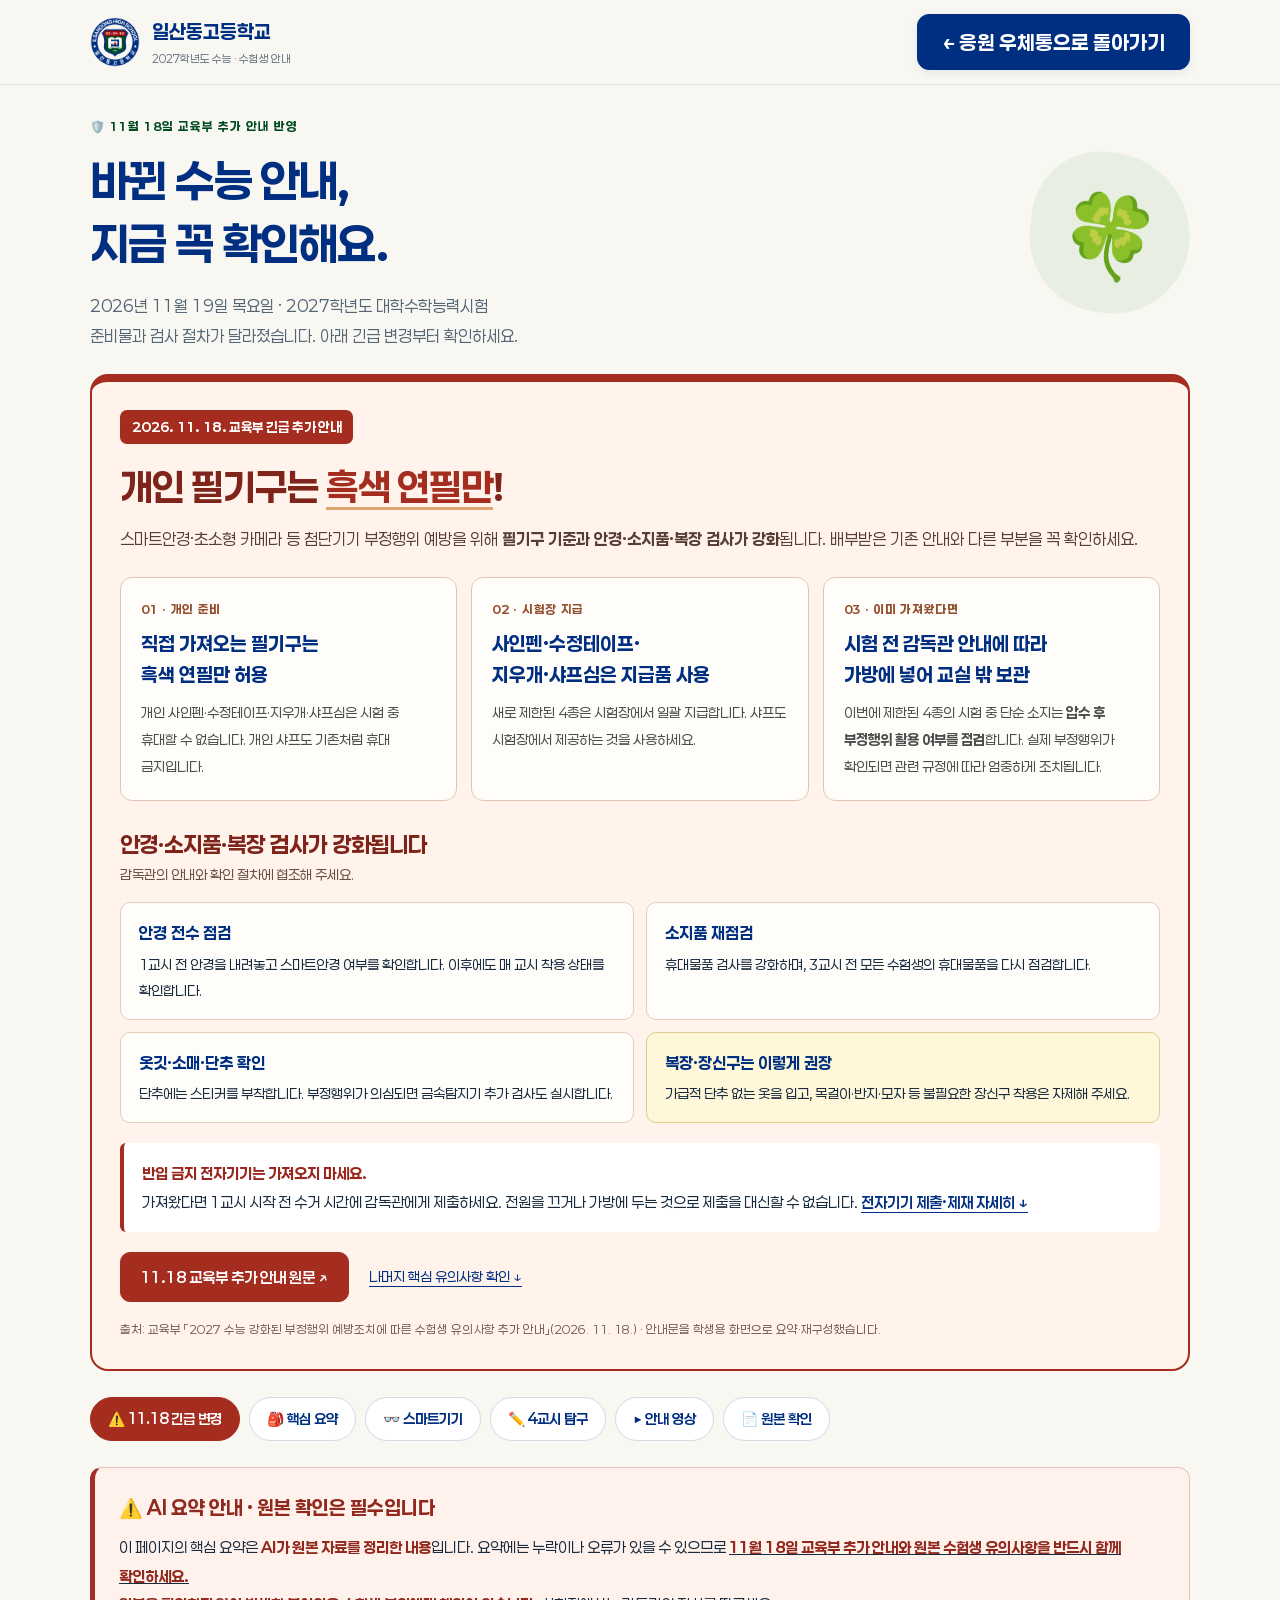
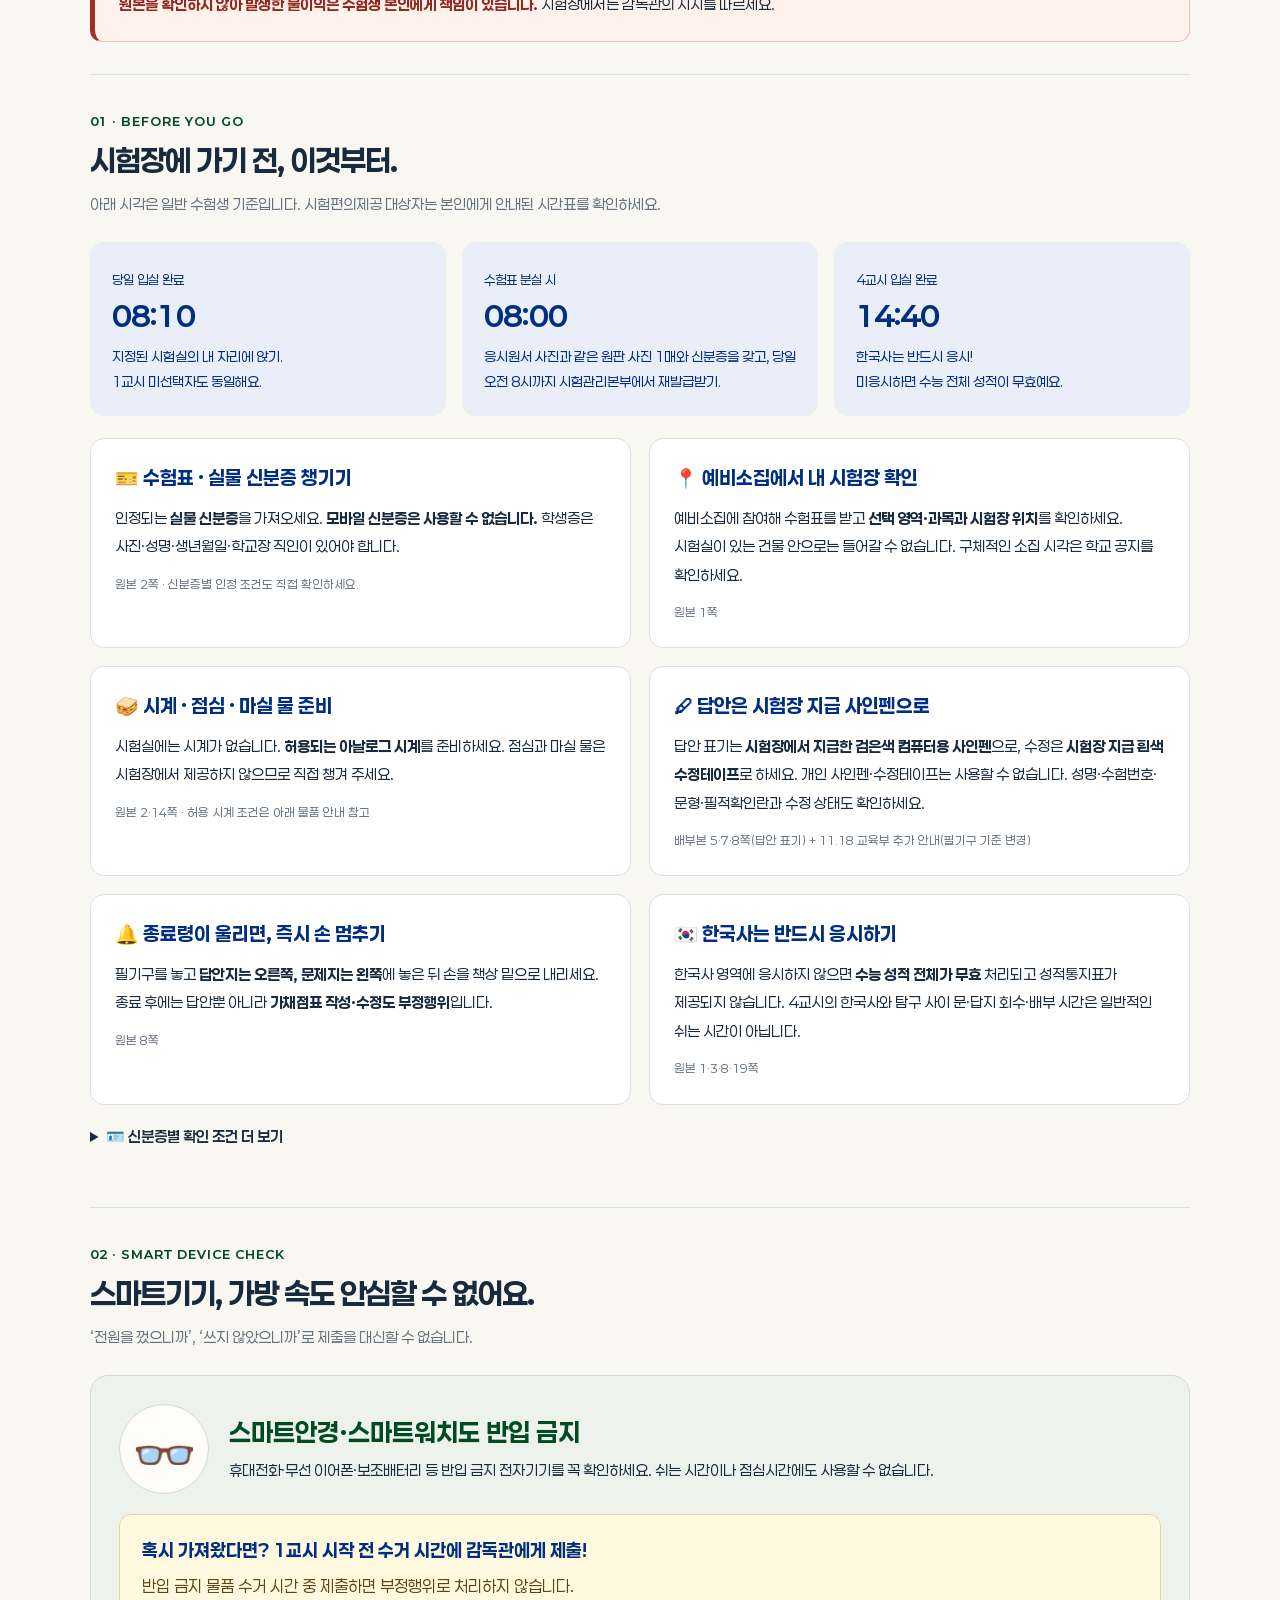
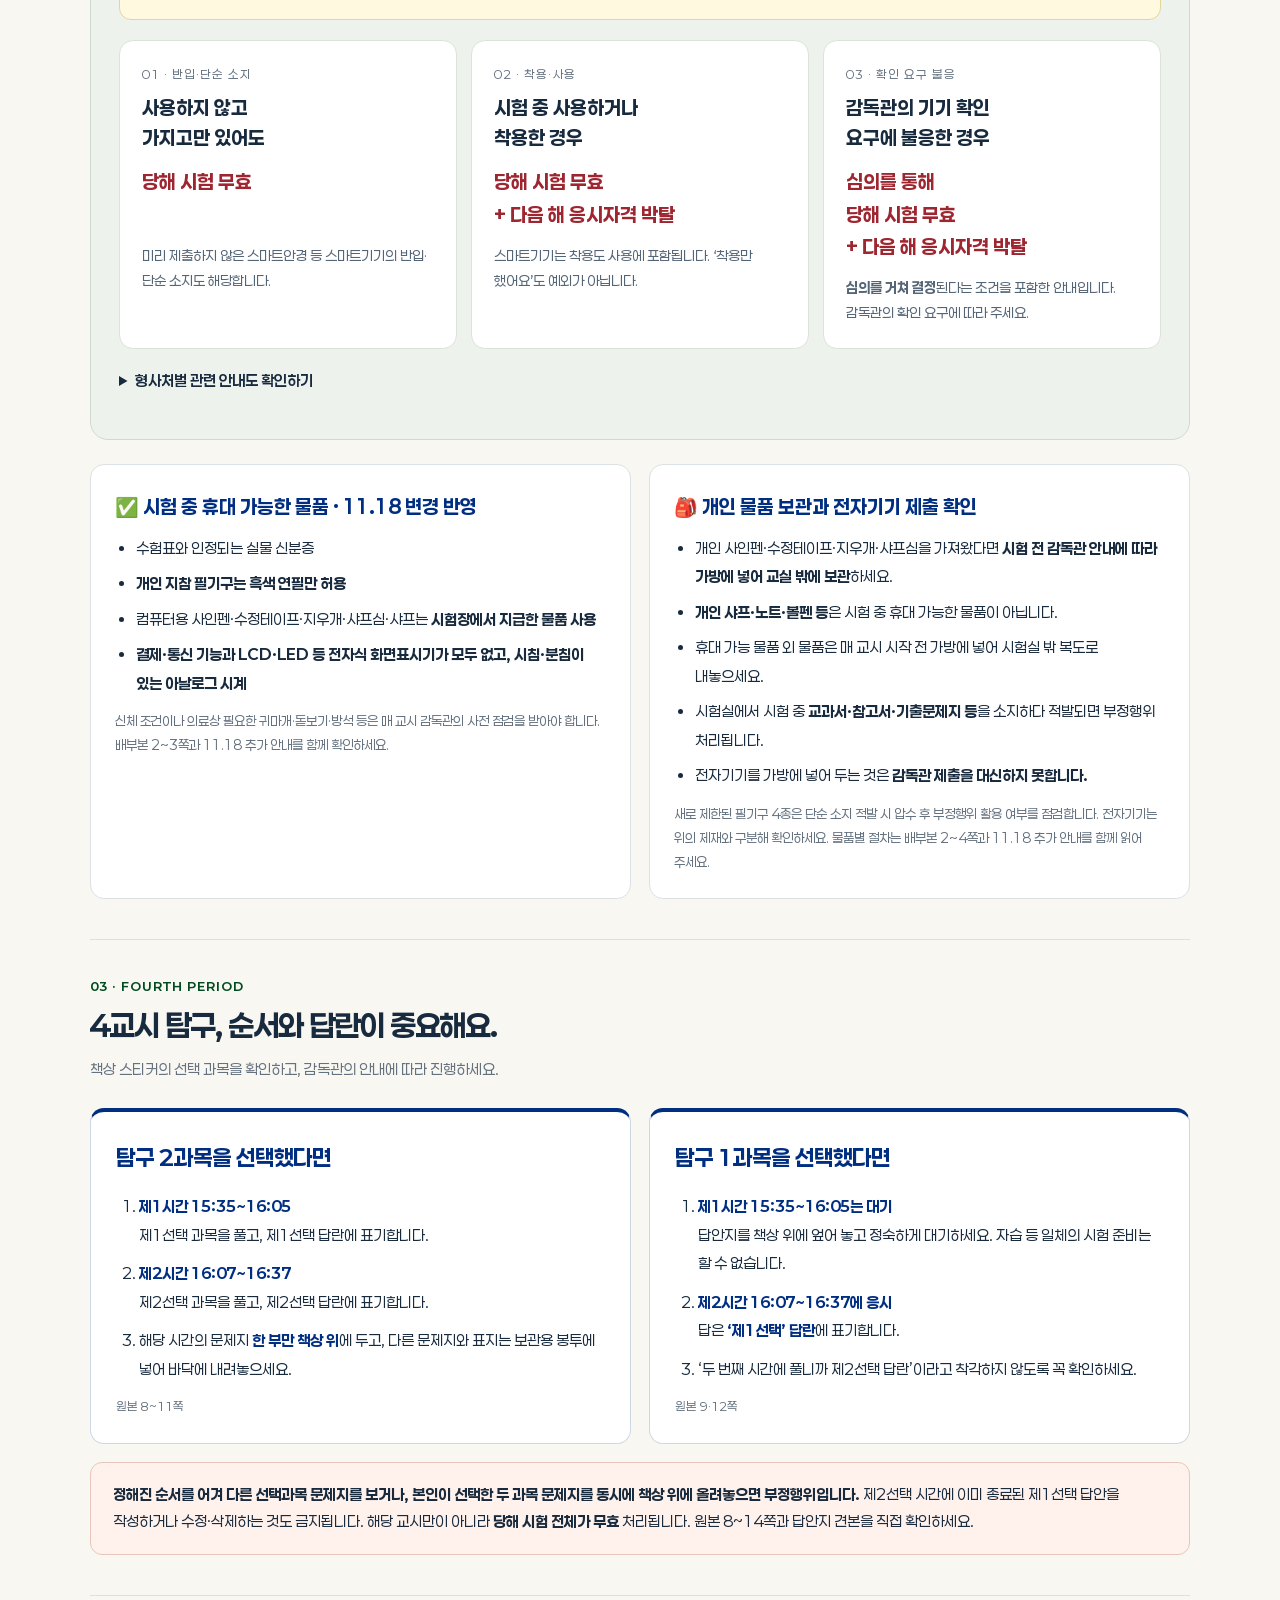
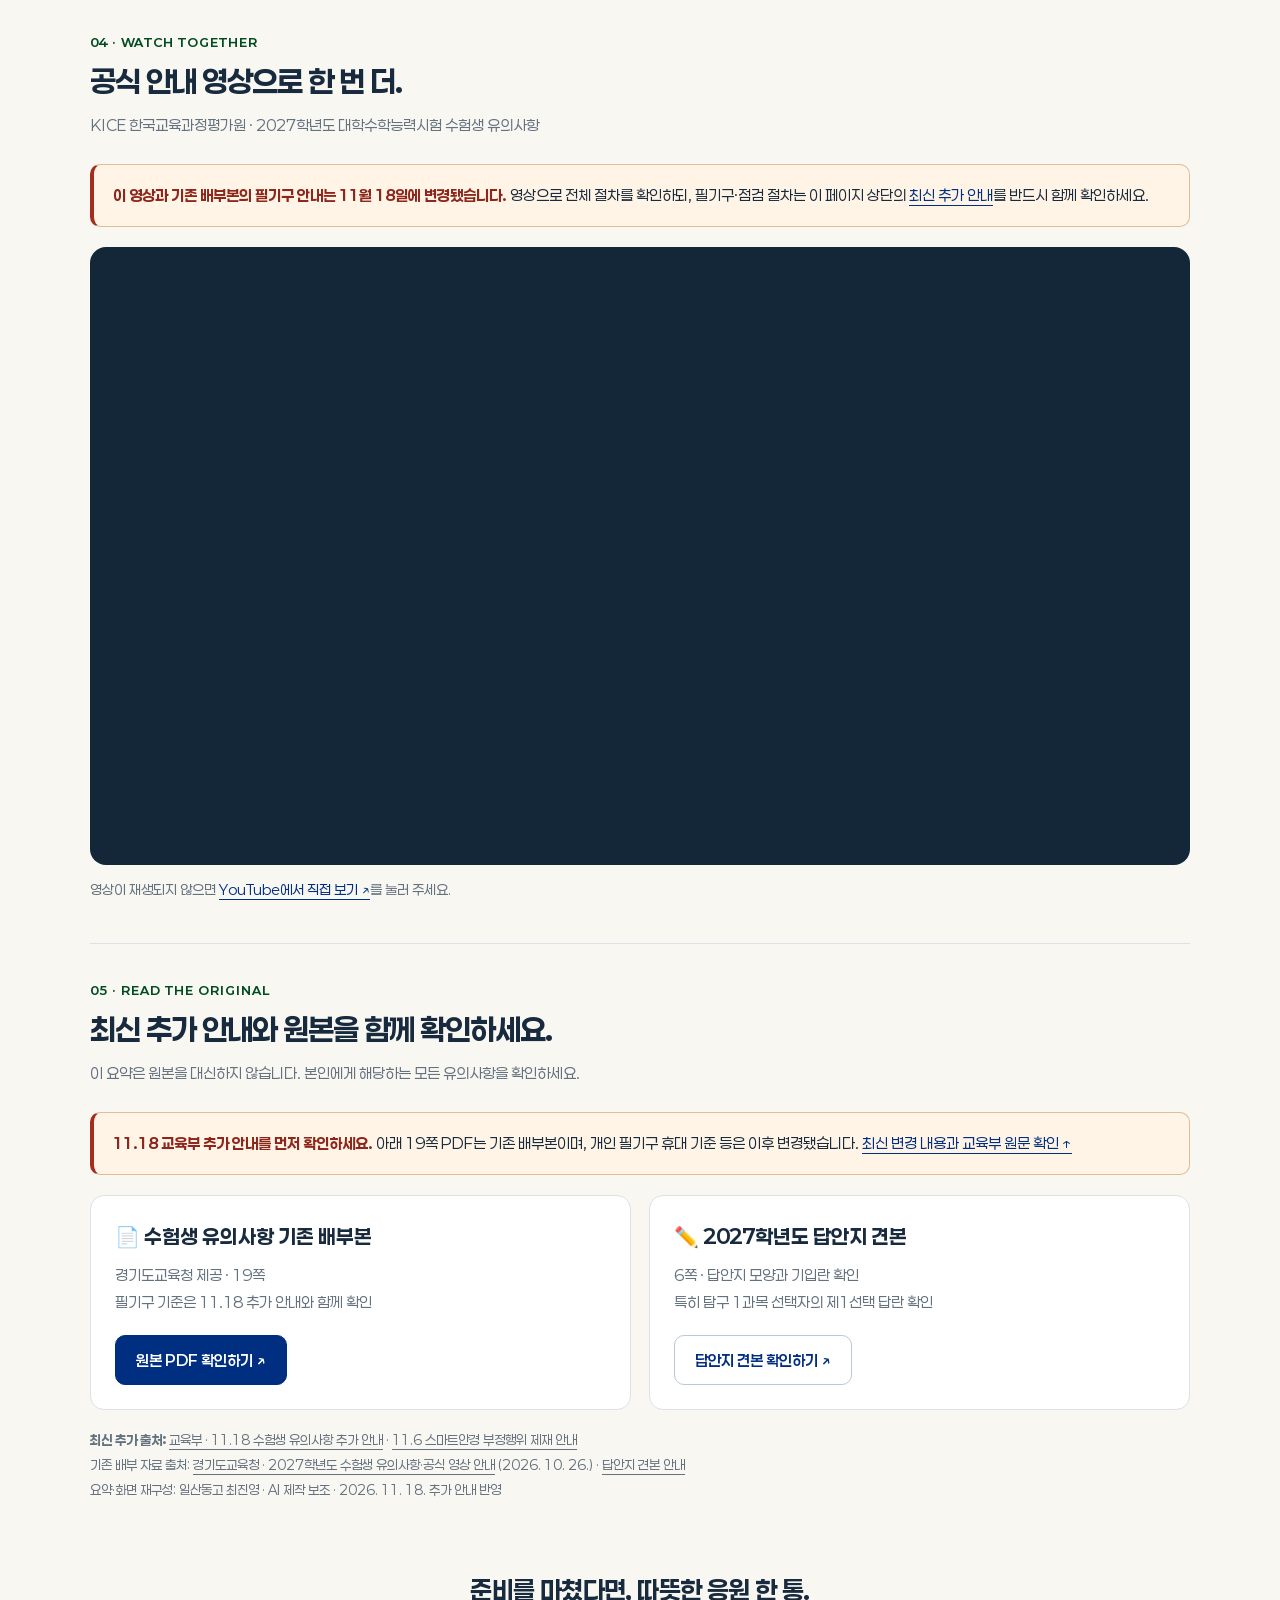
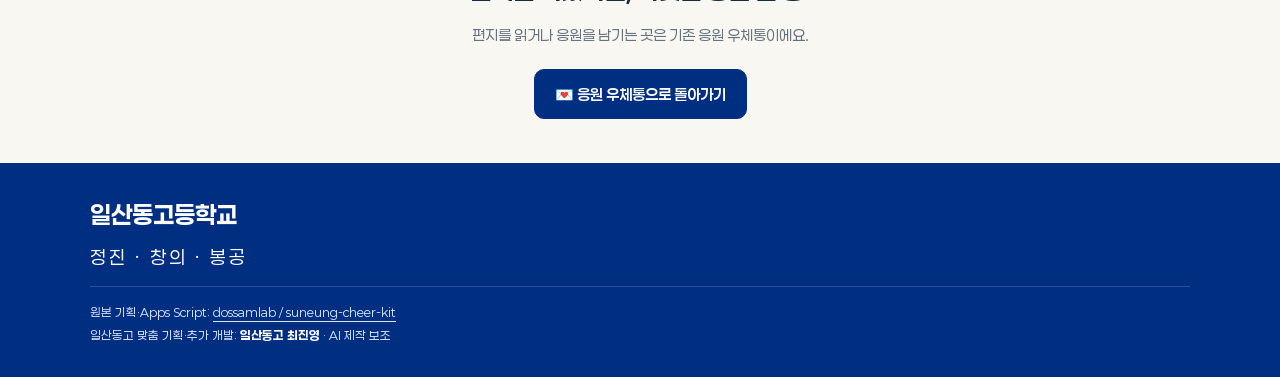
<file: exam-guide.html>
<!doctype html>
<html lang="ko">
<head>
<meta charset="utf-8"><meta name="viewport" content="width=device-width, initial-scale=1">
<meta name="theme-color" content="#002f82">
<title>수험생이라면 꼭 확인! · 일산동고등학교</title>
<meta name="description" content="11월 18일 교육부 긴급 추가 안내: 개인 필기구는 흑색 연필만. 시험장 지급 물품과 강화된 안경·소지품·복장 검사를 확인하세요.">
<link rel="icon" href="./school-logo.png" type="image/png">
<link rel="stylesheet" href="./assets/fonts.css"><link rel="stylesheet" href="./assets/exam-guide.css?v=20261118-security-update">
<link rel="canonical" href="https://lingus12.github.io/isdh_suneung2027/exam-guide.html">
</head>
<body>
<a class="skip" href="#security-update">11월 18일 긴급 변경 안내로 바로 가기</a>
<header><div class="wrap header-inner">
<a class="brand" href="./"><img src="./school-logo.png" width="50" height="50" alt=""><span><strong>일산동고등학교</strong><small>2027학년도 수능 · 수험생 안내</small></span></a>
<a class="back" href="./">← 응원 우체통으로 돌아가기</a>
</div></header>
<main class="wrap">
<section class="hero" aria-labelledby="guide-title">
<div><p class="eyebrow">🛡️ 11월 18일 교육부 추가 안내 반영</p>
<h1 id="guide-title">바뀐 수능 안내,<br>지금 꼭 확인해요.</h1>
<p>2026년 11월 19일 목요일 · 2027학년도 대학수학능력시험<br>준비물과 검사 절차가 달라졌습니다. 아래 긴급 변경부터 확인하세요.</p></div>
<div class="clover" aria-hidden="true">🍀</div>
</section>

<section class="security-update" id="security-update" aria-labelledby="security-title">
<p class="update-badge"><time datetime="2026-11-18">2026. 11. 18.</time> 교육부 긴급 추가 안내</p>
<h2 id="security-title">개인 필기구는 <strong>흑색 연필만</strong>!</h2>
<p class="update-intro">스마트안경·초소형 카메라 등 첨단기기 부정행위 예방을 위해 <strong>필기구 기준과 안경·소지품·복장 검사가 강화</strong>됩니다. 배부받은 기존 안내와 다른 부분을 꼭 확인하세요.</p>
<div class="update-points">
<article><p class="update-step">01 · 개인 준비</p><h3>직접 가져오는 필기구는<br> 흑색 연필만 허용</h3><p>개인 사인펜·수정테이프·지우개·샤프심은 시험 중 휴대할 수 없습니다. 개인 샤프도 기존처럼 휴대 금지입니다.</p></article>
<article><p class="update-step">02 · 시험장 지급</p><h3>사인펜·수정테이프·<br> 지우개·샤프심은 지급품 사용</h3><p>새로 제한된 4종은 시험장에서 일괄 지급합니다. 샤프도 시험장에서 제공하는 것을 사용하세요.</p></article>
<article><p class="update-step">03 · 이미 가져왔다면</p><h3>시험 전 감독관 안내에 따라<br> 가방에 넣어 교실 밖 보관</h3><p>이번에 제한된 4종의 시험 중 단순 소지는 <strong>압수 후 부정행위 활용 여부를 점검</strong>합니다. 실제 부정행위가 확인되면 관련 규정에 따라 엄중하게 조치됩니다.</p></article>
</div>
<div class="inspection-heading"><h3>안경·소지품·복장 검사가 강화됩니다</h3><p>감독관의 안내와 확인 절차에 협조해 주세요.</p></div>
<ul class="inspection-list">
<li><strong>안경 전수 점검</strong><span>1교시 전 안경을 내려놓고 스마트안경 여부를 확인합니다. 이후에도 매 교시 착용 상태를 확인합니다.</span></li>
<li><strong>소지품 재점검</strong><span>휴대물품 검사를 강화하며, 3교시 전 모든 수험생의 휴대물품을 다시 점검합니다.</span></li>
<li><strong>옷깃·소매·단추 확인</strong><span>단추에는 스티커를 부착합니다. 부정행위가 의심되면 금속탐지기 추가 검사도 실시합니다.</span></li>
<li class="recommended"><strong>복장·장신구는 이렇게 권장</strong><span>가급적 단추 없는 옷을 입고, 목걸이·반지·모자 등 불필요한 장신구 착용은 자제해 주세요.</span></li>
</ul>
<p class="device-reminder"><strong>반입 금지 전자기기는 가져오지 마세요.</strong> 가져왔다면 1교시 시작 전 수거 시간에 감독관에게 제출하세요. 전원을 끄거나 가방에 두는 것으로 제출을 대신할 수 없습니다. <a href="#devices">전자기기 제출·제재 자세히 ↓</a></p>
<div class="update-links"><a class="btn" href="https://www.moe.go.kr/boardCnts/viewRenew.do?boardID=294&amp;boardSeq=107693&amp;lev=0&amp;m=020402&amp;opType=N&amp;page=1&amp;s=moe&amp;searchType=null&amp;statusYN=W" target="_blank" rel="noopener noreferrer">11.18 교육부 추가 안내 원문 ↗</a><a href="#essentials">나머지 핵심 유의사항 확인 ↓</a></div>
<p class="update-source">출처: 교육부 「2027 수능 강화된 부정행위 예방조치에 따른 수험생 유의사항 추가 안내」(2026. 11. 18.) · 안내문을 학생용 화면으로 요약·재구성했습니다.</p>
</section>

<nav class="jump" aria-label="유의사항 바로가기">
<a class="latest-jump" href="#security-update">⚠️ 11.18 긴급 변경</a><a href="#essentials">🎒 핵심 요약</a><a href="#devices">👓 스마트기기</a><a href="#inquiry">✏️ 4교시 탐구</a><a href="#video">▶ 안내 영상</a><a href="#originals">📄 원본 확인</a>
</nav>
<aside class="ai-note" role="note">
<h2>⚠️ AI 요약 안내 · 원본 확인은 필수입니다</h2>
<p>이 페이지의 핵심 요약은 <strong>AI가 원본 자료를 정리한 내용</strong>입니다. 요약에는 누락이나 오류가 있을 수 있으므로 <a href="#originals"><strong>11월 18일 교육부 추가 안내와 원본 수험생 유의사항을 반드시 함께 확인하세요.</strong></a><br>
<strong>원본을 확인하지 않아 발생한 불이익은 수험생 본인에게 책임이 있습니다.</strong> 시험장에서는 감독관의 지시를 따르세요.</p>
</aside>
<section class="section" id="essentials" aria-labelledby="essentials-title">
<div class="section-head"><p class="eyebrow">01 · BEFORE YOU GO</p><h2 id="essentials-title">시험장에 가기 전, 이것부터.</h2><p>아래 시각은 일반 수험생 기준입니다. 시험편의제공 대상자는 본인에게 안내된 시간표를 확인하세요.</p></div>
<div class="time-strip">
<div class="time-card"><small>당일 입실 완료</small><strong>08:10</strong><p>지정된 시험실의 내 자리에 앉기.<br>1교시 미선택자도 동일해요.</p></div>
<div class="time-card"><small>수험표 분실 시</small><strong>08:00</strong><p>응시원서 사진과 같은 원판 사진 1매와 신분증을 갖고, 당일 오전 8시까지 시험관리본부에서 재발급받기.</p></div>
<div class="time-card"><small>4교시 입실 완료</small><strong>14:40</strong><p>한국사는 반드시 응시!<br>미응시하면 수능 전체 성적이 무효예요.</p></div>
</div>
<div class="summary-grid">
<article class="summary-card"><h3>🎫 수험표 · 실물 신분증 챙기기</h3><p>인정되는 <strong>실물 신분증</strong>을 가져오세요. <strong>모바일 신분증은 사용할 수 없습니다.</strong> 학생증은 사진·성명·생년월일·학교장 직인이 있어야 합니다.</p><small class="source">원본 2쪽 · 신분증별 인정 조건도 직접 확인하세요.</small></article>
<article class="summary-card"><h3>📍 예비소집에서 내 시험장 확인</h3><p>예비소집에 참여해 수험표를 받고 <strong>선택 영역·과목과 시험장 위치</strong>를 확인하세요. 시험실이 있는 건물 안으로는 들어갈 수 없습니다. 구체적인 소집 시각은 학교 공지를 확인하세요.</p><small class="source">원본 1쪽</small></article>
<article class="summary-card"><h3>🥪 시계 · 점심 · 마실 물 준비</h3><p>시험실에는 시계가 없습니다. <strong>허용되는 아날로그 시계</strong>를 준비하세요. 점심과 마실 물은 시험장에서 제공하지 않으므로 직접 챙겨 주세요.</p><small class="source">원본 2·14쪽 · 허용 시계 조건은 아래 물품 안내 참고</small></article>
<article class="summary-card"><h3>🖊 답안은 시험장 지급 사인펜으로</h3><p>답안 표기는 <strong>시험장에서 지급한 검은색 컴퓨터용 사인펜</strong>으로, 수정은 <strong>시험장 지급 흰색 수정테이프</strong>로 하세요. 개인 사인펜·수정테이프는 사용할 수 없습니다. 성명·수험번호·문형·필적확인란과 수정 상태도 확인하세요.</p><small class="source">배부본 5·7·8쪽(답안 표기) + 11.18 교육부 추가 안내(필기구 기준 변경)</small></article>
<article class="summary-card"><h3>🔔 종료령이 울리면, 즉시 손 멈추기</h3><p>필기구를 놓고 <strong>답안지는 오른쪽, 문제지는 왼쪽</strong>에 놓은 뒤 손을 책상 밑으로 내리세요. 종료 후에는 답안뿐 아니라 <strong>가채점표 작성·수정도 부정행위</strong>입니다.</p><small class="source">원본 8쪽</small></article>
<article class="summary-card"><h3>🇰🇷 한국사는 반드시 응시하기</h3><p>한국사 영역에 응시하지 않으면 <strong>수능 성적 전체가 무효</strong> 처리되고 성적통지표가 제공되지 않습니다. 4교시의 한국사와 탐구 사이 문·답지 회수·배부 시간은 일반적인 쉬는 시간이 아닙니다.</p><small class="source">원본 1·3·8·19쪽</small></article>
</div>
<details class="device-detail"><summary>🪪 신분증별 확인 조건 더 보기</summary><p>주민등록증·운전면허증·유효기간 내 청소년증 또는 발급신청확인서·유효기간 내 주민등록증 발급신청확인서 등이 인정됩니다. 여권은 유효기간이 만료되지 않아야 하며, 주민등록번호가 표시되지 않은 여권은 여권정보증명서와 함께 제출해야 합니다. 학생증과 기타 인정 조건은 원본 2쪽을 확인하세요.</p></details>
</section>
<section class="section" id="devices" aria-labelledby="devices-title">
<div class="section-head"><p class="eyebrow">02 · SMART DEVICE CHECK</p><h2 id="devices-title">스마트기기, 가방 속도 안심할 수 없어요.</h2><p>‘전원을 껐으니까’, ‘쓰지 않았으니까’로 제출을 대신할 수 없습니다.</p></div>
<div class="device-box">
<div class="device-lead"><div class="device-icon" aria-hidden="true">👓</div><div><h3>스마트안경·스마트워치도 반입 금지</h3><p>휴대전화·무선 이어폰·보조배터리 등 반입 금지 전자기기를 꼭 확인하세요. 쉬는 시간이나 점심시간에도 사용할 수 없습니다.</p></div></div>
<div class="submit-note"><strong>혹시 가져왔다면? 1교시 시작 전 수거 시간에 감독관에게 제출!</strong>반입 금지 물품 수거 시간 중 제출하면 부정행위로 처리하지 않습니다.</div>
<div class="sanctions">
<article class="sanction"><p class="step">01 · 반입·단순 소지</p><h3>사용하지 않고<br>가지고만 있어도</h3><p class="penalty">당해 시험 무효</p><p>미리 제출하지 않은 스마트안경 등 스마트기기의 반입·단순 소지도 해당합니다.</p></article>
<article class="sanction"><p class="step">02 · 착용·사용</p><h3>시험 중 사용하거나<br>착용한 경우</h3><p class="penalty">당해 시험 무효<br>+ 다음 해 응시자격 박탈</p><p>스마트기기는 착용도 사용에 포함됩니다. ‘착용만 했어요’도 예외가 아닙니다.</p></article>
<article class="sanction"><p class="step">03 · 확인 요구 불응</p><h3>감독관의 기기 확인<br>요구에 불응한 경우</h3><p class="penalty">심의를 통해<br>당해 시험 무효<br>+ 다음 해 응시자격 박탈</p><p><strong>심의를 거쳐 결정</strong>된다는 조건을 포함한 안내입니다. 감독관의 확인 요구에 따라 주세요.</p></article>
</div>
<details class="device-detail"><summary>형사처벌 관련 안내도 확인하기</summary><p>스마트안경·스마트워치 등을 착용하거나 활용하여 부정행위를 한 경우 위계에 의한 공무집행방해 등으로 형사처벌을 받을 수 있으며, 고발·수사의뢰 등 엄정 대응이 예정돼 있습니다. 학교 제공 스마트기기 제재 안내문의 내용을 화면용으로 재구성했습니다.</p></details>
</div>
<div class="items">
<article class="item-panel"><h3>✅ 시험 중 휴대 가능한 물품 · 11.18 변경 반영</h3><ul><li>수험표와 인정되는 실물 신분증</li><li><strong>개인 지참 필기구는 흑색 연필만 허용</strong></li><li>컴퓨터용 사인펜·수정테이프·지우개·샤프심·샤프는 <strong>시험장에서 지급한 물품 사용</strong></li><li><strong>결제·통신 기능과 LCD·LED 등 전자식 화면표시기가 모두 없고, 시침·분침이 있는 아날로그 시계</strong></li></ul><p class="fine">신체 조건이나 의료상 필요한 귀마개·돋보기·방석 등은 매 교시 감독관의 사전 점검을 받아야 합니다. 배부본 2~3쪽과 11.18 추가 안내를 함께 확인하세요.</p></article>
<article class="item-panel"><h3>🎒 개인 물품 보관과 전자기기 제출 확인</h3><ul><li>개인 사인펜·수정테이프·지우개·샤프심을 가져왔다면 <strong>시험 전 감독관 안내에 따라 가방에 넣어 교실 밖에 보관</strong>하세요.</li><li><strong>개인 샤프·노트·볼펜 등</strong>은 시험 중 휴대 가능한 물품이 아닙니다.</li><li>휴대 가능 물품 외 물품은 매 교시 시작 전 가방에 넣어 시험실 밖 복도로 내놓으세요.</li><li>시험실에서 시험 중 <strong>교과서·참고서·기출문제지 등</strong>을 소지하다 적발되면 부정행위 처리됩니다.</li><li>전자기기를 가방에 넣어 두는 것은 <strong>감독관 제출을 대신하지 못합니다.</strong></li></ul><p class="fine">새로 제한된 필기구 4종은 단순 소지 적발 시 압수 후 부정행위 활용 여부를 점검합니다. 전자기기는 위의 제재와 구분해 확인하세요. 물품별 절차는 배부본 2~4쪽과 11.18 추가 안내를 함께 읽어 주세요.</p></article>
</div>
</section>
<section class="section" id="inquiry" aria-labelledby="inquiry-title">
<div class="section-head"><p class="eyebrow">03 · FOURTH PERIOD</p><h2 id="inquiry-title">4교시 탐구, 순서와 답란이 중요해요.</h2><p>책상 스티커의 선택 과목을 확인하고, 감독관의 안내에 따라 진행하세요.</p></div>
<div class="order-grid">
<article class="order-card"><h3>탐구 2과목을 선택했다면</h3><ol><li><strong>제1시간 15:35~16:05</strong><br>제1선택 과목을 풀고, 제1선택 답란에 표기합니다.</li><li><strong>제2시간 16:07~16:37</strong><br>제2선택 과목을 풀고, 제2선택 답란에 표기합니다.</li><li>해당 시간의 문제지 <strong>한 부만 책상 위</strong>에 두고, 다른 문제지와 표지는 보관용 봉투에 넣어 바닥에 내려놓으세요.</li></ol><small class="source">원본 8~11쪽</small></article>
<article class="order-card"><h3>탐구 1과목을 선택했다면</h3><ol><li><strong>제1시간 15:35~16:05는 대기</strong><br>답안지를 책상 위에 엎어 놓고 정숙하게 대기하세요. 자습 등 일체의 시험 준비는 할 수 없습니다.</li><li><strong>제2시간 16:07~16:37에 응시</strong><br>답은 <strong>‘제1선택’ 답란</strong>에 표기합니다.</li><li>‘두 번째 시간에 풀니까 제2선택 답란’이라고 착각하지 않도록 꼭 확인하세요.</li></ol><small class="source">원본 9·12쪽</small></article>
</div>
<p class="emphasis"><strong>정해진 순서를 어겨 다른 선택과목 문제지를 보거나, 본인이 선택한 두 과목 문제지를 동시에 책상 위에 올려놓으면 부정행위입니다.</strong> 제2선택 시간에 이미 종료된 제1선택 답안을 작성하거나 수정·삭제하는 것도 금지됩니다. 해당 교시만이 아니라 <strong>당해 시험 전체가 무효</strong> 처리됩니다. 원본 8~14쪽과 답안지 견본을 직접 확인하세요.</p>
</section>
<section class="section" id="video" aria-labelledby="video-title">
<div class="section-head"><p class="eyebrow">04 · WATCH TOGETHER</p><h2 id="video-title">공식 안내 영상으로 한 번 더.</h2><p>KICE 한국교육과정평가원 · 2027학년도 대학수학능력시험 수험생 유의사항</p></div>
<p class="materials-update-note"><strong>이 영상과 기존 배부본의 필기구 안내는 11월 18일에 변경됐습니다.</strong> 영상으로 전체 절차를 확인하되, 필기구·점검 절차는 이 페이지 상단의 <a href="#security-update">최신 추가 안내</a>를 반드시 함께 확인하세요.</p>
<div class="video-wrap"><iframe src="https://www.youtube-nocookie.com/embed/2pzVNJaFsfQ" title="한국교육과정평가원 2027학년도 수능 수험생 유의사항 안내 영상" loading="lazy" referrerpolicy="strict-origin-when-cross-origin" allow="encrypted-media; picture-in-picture; fullscreen" allowfullscreen></iframe></div>
<p class="video-note">영상이 재생되지 않으면 <a href="https://www.youtube.com/watch?v=2pzVNJaFsfQ" target="_blank" rel="noopener noreferrer">YouTube에서 직접 보기 ↗</a>를 눌러 주세요.</p>
</section>
<section class="section" id="originals" aria-labelledby="originals-title">
<div class="section-head"><p class="eyebrow">05 · READ THE ORIGINAL</p><h2 id="originals-title">최신 추가 안내와 원본을 함께 확인하세요.</h2><p>이 요약은 원본을 대신하지 않습니다. 본인에게 해당하는 모든 유의사항을 확인하세요.</p></div>
<p class="materials-update-note"><strong>11.18 교육부 추가 안내를 먼저 확인하세요.</strong> 아래 19쪽 PDF는 기존 배부본이며, 개인 필기구 휴대 기준 등은 이후 변경됐습니다. <a href="#security-update">최신 변경 내용과 교육부 원문 확인 ↑</a></p>
<div class="original-links">
<article class="original-card"><h3>📄 수험생 유의사항 기존 배부본</h3><p>경기도교육청 제공 · 19쪽<br>필기구 기준은 11.18 추가 안내와 함께 확인</p><a class="btn" href="./materials/official-guide-2027.pdf" target="_blank" rel="noopener noreferrer">원본 PDF 확인하기 ↗</a></article>
<article class="original-card"><h3>✏️ 2027학년도 답안지 견본</h3><p>6쪽 · 답안지 모양과 기입란 확인<br>특히 탐구 1과목 선택자의 제1선택 답란 확인</p><a class="btn light" href="./materials/answer-sheet-2027.pdf" target="_blank" rel="noopener noreferrer">답안지 견본 확인하기 ↗</a></article>
</div>
<p class="source-link"><strong>최신 추가 출처:</strong> <a href="https://www.moe.go.kr/boardCnts/viewRenew.do?boardID=294&amp;boardSeq=107693&amp;lev=0&amp;m=020402&amp;opType=N&amp;page=1&amp;s=moe&amp;searchType=null&amp;statusYN=W" target="_blank" rel="noopener noreferrer">교육부 · 11.18 수험생 유의사항 추가 안내</a> · <a href="https://www.moe.go.kr/boardCnts/viewRenew.do?boardID=340&amp;boardSeq=107580&amp;lev=0&amp;m=0202&amp;opType=N" target="_blank" rel="noopener noreferrer">11.6 스마트안경 부정행위 제재 안내</a><br>기존 배부 자료 출처: <a href="https://www.goe.go.kr/goe/na/ntt/selectNttInfo.do?bbsId=2675&amp;mi=10961&amp;nttSn=2379031" target="_blank" rel="noopener noreferrer">경기도교육청 · 2027학년도 수험생 유의사항·공식 영상 안내</a> (2026. 10. 26.) · <a href="https://www.goe.go.kr/goe/na/ntt/selectNttInfo.do?mi=10961&amp;nttSn=2379029" target="_blank" rel="noopener noreferrer">답안지 견본 안내</a><br>요약·화면 재구성: 일산동고 최진영 · AI 제작 보조 · 2026. 11. 18. 추가 안내 반영</p>
</section>
<section class="return" aria-labelledby="return-title"><h2 id="return-title">준비를 마쳤다면, 따뜻한 응원 한 통.</h2><p>편지를 읽거나 응원을 남기는 곳은 기존 응원 우체통이에요.</p><a class="btn" href="./index.html#wall">💌 응원 우체통으로 돌아가기</a></section>
</main>
<footer><div class="wrap"><strong>일산동고등학교</strong><p class="motto">정진 · 창의 · 봉공</p><p class="credit">원본 기획·Apps Script: <a href="https://github.com/dossamlab/suneung-cheer-kit" target="_blank" rel="noopener noreferrer">dossamlab / suneung-cheer-kit</a><br>일산동고 맞춤 기획·추가 개발: <strong>일산동고 최진영</strong> · AI 제작 보조</p></div></footer>
<nav class="bottom-back" aria-label="응원 페이지로 돌아가기"><a class="btn" href="./index.html#wall">💌 기존 응원 우체통으로 돌아가기</a></nav>
</body></html>
</file>
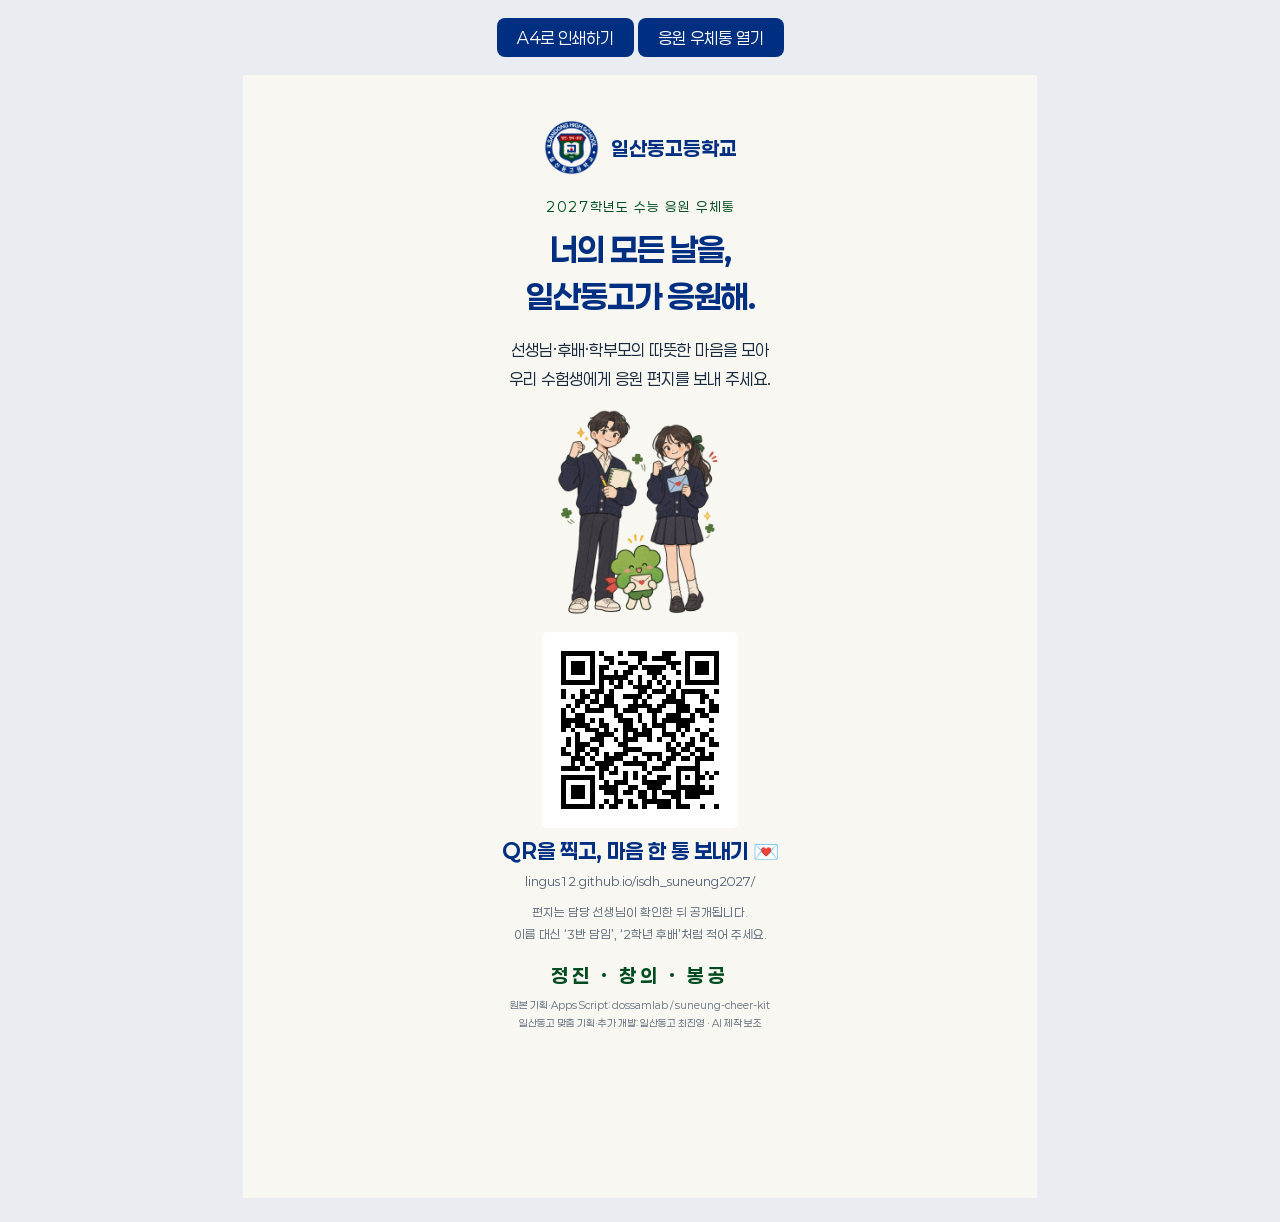
<file: downloads/isdh-cheer-poster.html>
<!doctype html>
<html lang="ko"><head><meta charset="utf-8"><meta name="viewport" content="width=device-width, initial-scale=1">
<title>일산동고 수능 응원 우체통 · A4 배포 안내문</title>
<link rel="stylesheet" href="../assets/fonts.css">
<style>
*{box-sizing:border-box}body{margin:0;background:#e9edf1;color:#182a3d;font-family:"KoPubWorld Local","Paperlogy",sans-serif}
.tools{text-align:center;padding:18px}.tools button,.tools a{font:inherit;display:inline-block;padding:10px 20px;border-radius:8px;border:0;background:#002f82;color:white;text-decoration:none;cursor:pointer}
.sheet{width:210mm;min-height:297mm;background:#f8f7f2;margin:0 auto 24px;padding:12mm 18mm;text-align:center;position:relative}
.brand{display:flex;align-items:center;justify-content:center;gap:12px;color:#002f82;font-size:20px;font-weight:700}.brand img{width:55px;height:55px}
.kicker{font-size:13px;letter-spacing:2px;color:#004c20;margin:24px 0 12px}
h1{color:#002f82;font-size:32px;letter-spacing:-1px;line-height:1.45;margin:0}
.intro{font-size:16px;line-height:1.8;margin:16px 0 0}
.art{display:block;width:55mm;height:55mm;object-fit:contain;margin:4mm auto 0}
.qr{width:52mm;height:52mm;background:white;border-radius:6px;display:block;margin:4mm auto 2mm}
.action{font-size:21px;font-weight:700;color:#002f82;margin:10px 0}.url{font-size:12px;word-break:break-all;margin:6px 0;color:#546576}
.note{font-size:12px;line-height:1.8;color:#64717f;margin-top:14px}
.motto{margin:5mm 0 0;font-size:19px;letter-spacing:4px;color:#004c20;font-weight:700}
.credit{font-size:10px;color:#64717f;line-height:1.8;margin-top:9px}
@page{size:A4;margin:0}@media print{body{background:white}.tools{display:none}.sheet{margin:0;width:210mm;height:297mm;min-height:0;break-inside:avoid;print-color-adjust:exact;-webkit-print-color-adjust:exact}}
@media screen and (max-width:820px){.sheet{width:100%;min-height:0;padding:36px 22px}h1{font-size:30px}.brand{font-size:18px}.motto{margin-top:24px}}
</style></head><body>
<div class="tools"><button type="button" id="print">A4로 인쇄하기</button> <a href="../">응원 우체통 열기</a></div>
<main class="sheet">
<div class="brand"><img src="../school-logo.png" alt="일산동고등학교 교표" width="55" height="55"><span>일산동고등학교</span></div>
<p class="kicker">2027학년도 수능 응원 우체통</p>
<h1>너의 모든 날을,<br>일산동고가 응원해.</h1>
<p class="intro">선생님·후배·학부모의 따뜻한 마음을 모아<br>우리 수험생에게 응원 편지를 보내 주세요.</p>
<img class="art" src="../assets/cheer-students.webp" width="960" height="960" alt="수험생을 응원하는 고등학생과 클로버 친구">
<img class="qr" src="./isdh-cheer-qr.svg" width="246" height="246" alt="일산동고 수능 응원 우체통 바로가기 QR">
<p class="action">QR을 찍고, 마음 한 통 보내기 💌</p>
<p class="url">lingus12.github.io/isdh_suneung2027/</p>
<p class="note">편지는 담당 선생님이 확인한 뒤 공개됩니다.<br>이름 대신 ‘3반 담임’, ‘2학년 후배’처럼 적어 주세요.</p>
<p class="motto">정진 · 창의 · 봉공</p>
<p class="credit">원본 기획·Apps Script: dossamlab / suneung-cheer-kit<br>일산동고 맞춤 기획·추가 개발: 일산동고 최진영 · AI 제작 보조</p>
</main>
<script>document.getElementById('print').addEventListener('click',()=>window.print());</script>
</body></html>
</file>
<file: assets/fonts.css>
/*
 * KoPubWorld is used only when already installed on the visitor's device.
 * No KoPubWorld font files are redistributed or fetched by this stylesheet.
 *
 * Paperlogy source: https://github.com/Freesentation/paperlogy
 * Pinned upstream commit: 8ef35f53b318c7ca914c52b1b382b9a8bad07a61
 * Copyright 2024 The PAPERLOGY Authors (https://freesentation.blog/paperlogy)
 * SIL Open Font License 1.1: fonts/OFL-Paperlogy.txt
 */
@font-face {
  font-family: "KoPubWorld Local";
  src: local("KoPubWorldDotum Medium"), local("KoPubWorldDotum-Medium"),
       local("KoPubWorldDotum_Pro Medium"), local("KoPubWorldDotum_Pro-Medium"),
       local("KoPubWorld돋움체 Medium"), local("KoPubWorld돋움체_Pro Medium");
  font-style: normal;
  font-weight: 400 500;
  font-display: swap;
}

@font-face {
  font-family: "KoPubWorld Local";
  src: local("KoPubWorldDotum Bold"), local("KoPubWorldDotum-Bold"),
       local("KoPubWorldDotum_Pro Bold"), local("KoPubWorldDotum_Pro-Bold"),
       local("KoPubWorld돋움체 Bold"), local("KoPubWorld돋움체_Pro Bold");
  font-style: normal;
  font-weight: 600 900;
  font-display: swap;
}

@font-face {
  font-family: "Paperlogy";
  src: url("fonts/Paperlogy-4Regular.woff2") format("woff2");
  font-style: normal;
  font-weight: 400;
  font-display: swap;
}

@font-face {
  font-family: "Paperlogy";
  src: url("fonts/Paperlogy-6SemiBold.woff2") format("woff2");
  font-style: normal;
  font-weight: 600;
  font-display: swap;
}

@font-face {
  font-family: "Paperlogy";
  src: url("fonts/Paperlogy-7Bold.woff2") format("woff2");
  font-style: normal;
  font-weight: 700 900;
  font-display: swap;
}

:root {
  --font-body: "KoPubWorld Local", "Paperlogy", -apple-system,
    BlinkMacSystemFont, "Apple SD Gothic Neo", "Malgun Gothic", sans-serif;
  --font-display: "Paperlogy", "KoPubWorld Local", -apple-system,
    BlinkMacSystemFont, "Apple SD Gothic Neo", "Malgun Gothic", sans-serif;
}
</file>
<file: assets/site.css>
/* 일산동고 맞춤 화면·모바일 개선: 일산동고 최진영 · AI 제작 보조 */
:root { --warm: #f0eee5; --soft-green: #e8efe6; }
body { font-family: "KoPubWorld Local", "Paperlogy", "Apple SD Gothic Neo", "Malgun Gothic", sans-serif; }
button, input { font-family: inherit; }
html { scroll-padding-top: 24px; }
.wrap { width: min(1140px, calc(100% - 48px)); }
.brand img { flex-shrink: 0; }
.brand small { font-size: 10px; }
.brand strong { font-size: 19px; }
.btn { font-size: 15px; min-height: 48px; }
.btn.small { font-size: 14px; min-height: 44px; }
nav { font-size: 14px; }
header nav > a:not(.btn) { display: inline-flex; align-items: center; min-height: 44px; }
.hero { grid-template-columns: 1.12fr 1fr; gap: 35px; padding: 52px 0 42px; }
.hero h1 { font-size: clamp(38px, 4.2vw, 54px); line-height: 1.4; letter-spacing: -1.9px; margin: 20px 0; }
.intro { color: #546576; font-size: 16px; line-height: 1.85; }
.eyebrow { font-size: 12px; letter-spacing: 1px; }
.school-message p { font-size: 15px; }
.school-message small, .micro { font-size: 12px; }
.hero-visual { position: relative; isolation: isolate; margin: 0; padding: 10px 10px 0; text-align: center; min-width: 0; }
.hero-visual img { display: block; position: relative; width: 100%; height: auto; max-height: 420px; object-fit: contain; }
.visual-halo { position: absolute; z-index: -1; inset: 30px 0 20px; border-radius: 48% 52% 43% 57%; background: #e9eee2; transform: rotate(-7deg); }
.hero-visual figcaption { display: inline-flex; align-items: center; gap: 8px; margin-top: 6px; border: 1px solid #d7e1d0; border-radius: 30px; background: #fffdf6; padding: 9px 18px; color: var(--green); font-weight: 600; font-size: 14px; }
.ribbon { margin-bottom: 48px; }
.ribbon strong { font-size: 15px; }
.ribbon small { font-size: 12px; }
.wall { background: #edf2f4; }
.section-head p:not(.eyebrow) { font-size: 15px; }
.count small { font-size: 12px; }
.tabs { gap: 24px; }
.tab { min-height: 54px; font-size: 16px; }
.tab small { font-size: 12px; }
.filter { font-size: 14px; padding: 9px 15px; min-height: 44px; }
.search { min-height: 48px; width: 270px; }
.search input { font-size: 16px; line-height: 1.5; }
.status, .footnote { font-size: 13px; }
.tools { gap: 16px; }
.text-btn, .card-bottom button { font-size: 14px; min-height: 44px; padding: 8px 0; }
.card { border-radius: 16px; padding: 24px; background: #fffdf8; box-shadow: 0 4px 14px #002f8205; }
.card-text { font-size: 16px; line-height: 1.9; }
.card-from { font-size: 13px; }
.badge { font-size: 12px; }
.number { font-size: 11px; color: #69788a; }
.empty p { font-size: 15px; }
.check-title h3 { font-size: 20px; }
.check-row strong { font-size: 16px; }
.check-row small, .check-note { font-size: 13px; }
.check-row { min-height: 68px; }
.care p:not(.eyebrow) { font-size: 16px; }
.care small { font-size: 14px; }
.faq summary { font-size: 16px; min-height: 32px; }
.faq details p { font-size: 15px; }
.share-kit { display: grid; grid-template-columns: 1fr auto; align-items: center; gap: 40px; border-top: 1px solid var(--line); padding-top: 42px; padding-bottom: 48px; }
.share-kit h2 { font-size: 28px; line-height: 1.5; letter-spacing: -1px; margin: 8px 0 12px; }
.share-kit p:not(.eyebrow) { color: var(--muted); font-size: 15px; line-height: 1.85; }
.share-kit .actions { align-items: center; margin-top: 20px; gap: 10px; }
.qr-svg { display: inline-flex; min-height: 44px; align-items: center; font-size: 13px; color: var(--blue); text-underline-offset: 4px; padding: 0 8px; }
.qr-card { margin: 0; text-align: center; background: white; padding: 14px 18px; border: 1px solid var(--line); border-radius: 14px; }
.qr-card img { display: block; width: 172px; height: 172px; margin: auto; }
.qr-card figcaption { font-size: 12px; color: var(--blue); margin-top: 4px; }
footer { padding: 40px 0; }
.footer-top strong { font-size: 30px; line-height: 1.5; letter-spacing: -.6px; }
.school-motto { font-size: 21px; color: #fff; letter-spacing: 3px; margin: 5px 0 8px; }
.footer-top small { font-size: 14px; }
footer .btn { font-size: 14px; }
.credits { font-size: 13px; line-height: 2; }
.credits strong { color: white; font-weight: 700; }
.mobile-nav { display: none; }
.toast { bottom: 24px; }
@media (max-width: 1000px) {
  .toolbar { flex-wrap: wrap; }
  .search { width: 100%; }
}
@media (max-width: 850px) {
  header nav > a:not(.btn) { display: none; }
  .hero { gap: 20px; }
  .hero h1 { font-size: 40px; }
  .hero-visual img { max-height: 350px; }
  .hero-visual figcaption { font-size: 12px; padding: 8px 12px; }
  .share-kit { gap: 22px; }
  .share-kit h2 { font-size: 25px; }
}
@media (max-width: 600px) {
  body { padding-bottom: calc(74px + env(safe-area-inset-bottom, 0px)); }
  .wrap { width: calc(100% - 36px); }
  .header-inner { min-height: 76px; gap: 10px; }
  .brand { gap: 9px; min-width: 0; }
  .brand img, .logo-fallback { width: 45px; height: 45px; }
  .brand strong { font-size: 17px; letter-spacing: -.5px; }
  .brand small { font-size: 8px; letter-spacing: .7px; }
  nav .btn { font-size: 13px; padding: 9px 12px; min-height: 44px; white-space: nowrap; }
  .hero { grid-template-columns: minmax(0,1fr); padding: 28px 0 24px; gap: 18px; min-height: auto; }
  .eyebrow { font-size: 11px; letter-spacing: .6px; }
  .hero h1 { font-size: clamp(29px, 8.5vw, 40px); letter-spacing: -1.2px; margin: 14px 0; }
  .intro { font-size: 15px; line-height: 1.8; }
  .school-message { margin-top: 17px; padding-left: 12px; }
  .school-message p { font-size: 14px; }
  .school-message small { font-size: 12px; }
  .actions { margin-top: 20px; gap: 9px; }
  .actions .btn { font-size: 14px; padding: 12px 14px; }
  .micro { font-size: 11px; line-height: 1.7; margin-top: 10px; }
  .hero-visual { padding: 0; width: 260px; max-width: 100%; justify-self: center; }
  .hero-visual img { max-height: 225px; }
  .visual-halo { inset: 14px 8px 22px; }
  .hero-visual figcaption { font-size: 12px; margin-top: 5px; padding: 6px 12px; }
  .ribbon { gap: 12px; padding: 16px; margin-bottom: 28px; border-radius: 14px; }
  .dday { font-size: 22px; padding: 8px 12px; }
  .ribbon strong { font-size: 13px; }
  .ribbon small { font-size: 11px; line-height: 1.65; margin-top: 2px; }
  .wall { padding: 34px 0; }
  .section-head { align-items: center; gap: 10px; }
  .section-head h2 { font-size: 28px; }
  .section-head p:not(.eyebrow) { font-size: 14px; }
  .count { white-space: normal; min-width: 56px; flex-shrink: 0; }
  .count small { font-size: 11px; }
  .count strong { font-size: 30px; }
  .tabs { gap: 12px; }
  .tab { flex: 1; min-width: 0; font-size: 14px; padding: 12px 0; }
  .tab small { display: block; margin-left: 0; font-size: 11px; line-height: 1.6; }
  .toolbar { margin-top: 18px; gap: 12px; }
  .filters { gap: 7px; }
  .filter { font-size: 13px; padding: 9px 13px; }
  .subbar { gap: 5px; }
  .status { font-size: 12px; }
  .tools { gap: 22px; }
  .card { min-height: 220px; padding: 22px; }
  .card-text { font-size: 16px; }
  .footnote { text-align: left; font-size: 12px; line-height: 1.8; }
  .check-panel, .care { padding: 22px; border-radius: 15px; }
  .check-title h3 { font-size: 19px; }
  .check-row small, .check-note { font-size: 13px; line-height: 1.7; }
  .care h3 { font-size: 29px; }
  .faq h2 { font-size: 23px; }
  .faq summary { line-height: 1.65; }
  .share-kit { grid-template-columns: minmax(0,1fr); padding-top: 30px; padding-bottom: 34px; gap: 22px; }
  .share-kit h2 { font-size: 26px; }
  .share-kit p:not(.eyebrow) { font-size: 14px; }
  .qr-card { justify-self: center; padding: 12px 20px; }
  .qr-card img { width: 160px; height: 160px; }
  .footer-top { flex-direction: column; gap: 20px; align-items: flex-start; }
  .footer-top strong { font-size: 28px; }
  .school-motto { font-size: 20px; letter-spacing: 3px; }
  .footer-top small { font-size: 13px; }
  .credits { font-size: 12px; line-height: 2; }
  .mobile-nav { position: fixed; display: grid; grid-template-columns: repeat(3,minmax(0,1fr)); gap: 8px; z-index: 15; bottom: 0; left: 0; right: 0; background: #fffdf8f5; border-top: 1px solid #ccd6df; padding: 9px 12px calc(9px + env(safe-area-inset-bottom,0px)); box-shadow: 0 -3px 15px #002f8209; }
  .mobile-nav a { min-width: 0; min-height: 46px; display: flex; align-items: center; justify-content: center; gap: 5px; font-size: 13px; font-weight: 600; text-decoration: none; color: var(--blue); border-radius: 10px; }
  .mobile-nav .mobile-write { background: var(--blue); color: white; }
  .toast { bottom: calc(85px + env(safe-area-inset-bottom,0px)); }
}
@media (max-width: 359px) {
  .wrap { width: calc(100% - 28px); }
  .brand strong { font-size: 15px; }
  .brand img, .logo-fallback { width: 39px; height: 39px; }
  .brand small { font-size: 7px; }
  nav .btn { padding-inline: 10px; font-size: 12px; }
  .hero h1 { font-size: 29px; }
  .actions .btn { padding: 12px 11px; font-size: 13px; }
  .mobile-nav { gap: 4px; padding-inline: 8px; }
  .mobile-nav a { font-size: 12px; gap: 3px; }
}

.resources{padding:0 0 48px}.resources h2{font-size:28px;margin:8px 0 12px}.resources>p:not(.eyebrow){color:var(--muted)}.resource-grid{display:grid;grid-template-columns:repeat(2,minmax(0,1fr));gap:20px;margin-top:24px}.resource-card{padding:24px;border:1px solid var(--line);border-radius:14px;background:white}.resource-card h3{font-size:19px;margin-bottom:16px}.resource-card video{display:block;width:100%;aspect-ratio:16/9;background:#182a3d;margin-bottom:16px;border-radius:8px}@media(max-width:600px){.resource-grid{grid-template-columns:1fr}}

.student-notice{display:flex;align-items:center;gap:12px;margin-top:18px;padding:15px 17px;border:1px solid #dbc98c;border-radius:16px;background:#fff3c9;color:#002f82;text-decoration:none;box-shadow:0 4px 0 #e9dba8;line-height:1.6}.student-notice:hover{background:#ffedb0;transform:translateY(-1px)}.notice-icon{font-size:31px;flex-shrink:0}.student-notice small{display:block;font-size:11px;color:#65582d;font-weight:600}.student-notice strong{display:block;font-size:16px;letter-spacing:-.4px}.notice-arrow{margin-left:auto;font-size:25px;flex-shrink:0}.cheer-invite{margin-top:22px;font-size:15px;color:#002f82;font-weight:700}.hero .actions{margin-top:10px}@media(max-width:600px){.student-notice{padding:12px 13px;gap:10px;margin-top:15px}.student-notice strong{font-size:15px}.student-notice small{font-size:11px}.notice-icon{font-size:27px}.notice-arrow{font-size:21px}.cheer-invite{font-size:14px;margin-top:18px}}
</file>
<file: assets/exam-guide.css>
*{box-sizing:border-box}html{scroll-behavior:smooth;scroll-padding-top:24px}body{margin:0;background:#f8f7f2;color:#182a3d;font-family:"KoPubWorld Local","Paperlogy","Apple SD Gothic Neo","Malgun Gothic",sans-serif;line-height:1.85;word-break:keep-all}a{color:inherit}h1,h2,h3,p,figure{margin:0}button,a{-webkit-tap-highlight-color:transparent}:focus-visible{outline:3px solid #bb7927;outline-offset:4px}.wrap{width:min(1100px,calc(100% - 48px));margin:auto}.skip{position:absolute;top:-80px;left:16px;background:#002f82;color:white;padding:10px;z-index:10}.skip:focus{top:8px}header{border-bottom:1px solid #dce1e5}.header-inner{min-height:84px;display:flex;align-items:center;justify-content:space-between;gap:16px}.brand{display:flex;align-items:center;gap:12px;text-decoration:none;color:#002f82}.brand img{width:50px;height:50px;object-fit:contain}.brand strong{font-size:19px;display:block}.brand small{font-size:11px;display:block;color:#64717f}.btn{display:inline-flex;align-items:center;justify-content:center;gap:8px;min-height:48px;border:1px solid #002f82;border-radius:10px;padding:12px 20px;text-decoration:none;background:#002f82;color:#fff;font:inherit;font-size:15px;font-weight:600;line-height:1.6}.btn.light{background:transparent;color:#002f82;border-color:#b9c8db}.btn:hover{background:#164b98;color:white}.back{font-size:14px;text-decoration:none;color:#002f82;min-height:44px;display:flex;align-items:center}.hero{padding:44px 0 28px;display:flex;align-items:center;justify-content:space-between;gap:24px}.eyebrow{font-size:12px;color:#004c20;letter-spacing:1px;font-weight:700}.hero h1{font-size:clamp(34px,4.7vw,52px);letter-spacing:-1.6px;line-height:1.4;margin:12px 0 16px;color:#002f82}.hero p:not(.eyebrow){font-size:16px;color:#546576}.clover{font-size:80px;width:160px;height:160px;flex-shrink:0;display:grid;place-items:center;background:#e8efe2;border-radius:45% 55% 50% 50%;transform:rotate(8deg)}.jump{display:flex;flex-wrap:wrap;gap:9px;margin-bottom:26px}.jump a{background:white;border:1px solid #d2dbe4;border-radius:30px;min-height:44px;padding:8px 17px;font-size:14px;font-weight:600;text-decoration:none;color:#002f82}.ai-note{border:1px solid #e8c3b7;border-left:5px solid #a12f27;background:#fff2ec;padding:22px 24px;border-radius:12px;margin-bottom:32px}.ai-note h2{font-size:19px;color:#92291f;margin-bottom:8px}.ai-note p{font-size:15px;line-height:1.9}.ai-note strong{color:#92291f}.section{padding:35px 0 40px;border-top:1px solid #dce1e5}.section-head{margin-bottom:24px}.section-head h2{font-size:30px;letter-spacing:-1px;line-height:1.5;margin:6px 0 8px}.section-head p:not(.eyebrow){font-size:15px;color:#64717f}.time-strip{display:grid;grid-template-columns:repeat(3,minmax(0,1fr));gap:16px;margin-bottom:22px}.time-card{border-radius:14px;padding:22px;background:#e9eef8;color:#002f82}.time-card strong{font-size:28px;display:block;line-height:1.4;margin:3px 0 9px}.time-card small{font-size:13px}.time-card p{font-size:14px;line-height:1.75}.summary-grid{display:grid;grid-template-columns:repeat(2,minmax(0,1fr));gap:18px}.summary-card{background:#fff;border:1px solid #dce1e5;border-radius:14px;padding:24px;min-width:0}.summary-card h3{font-size:19px;color:#002f82;line-height:1.6;margin-bottom:10px}.summary-card p{font-size:15px;line-height:1.9}.source{display:block;font-size:12px;color:#64717f;margin-top:12px}.device-box{background:#edf2ed;border:1px solid #cfdbce;border-radius:18px;padding:28px}.device-lead{display:flex;gap:20px;align-items:center;margin-bottom:20px}.device-icon{font-size:52px;flex-shrink:0;width:90px;height:90px;display:grid;place-items:center;border:1px solid #d0dcc9;border-radius:50%;background:#fffdf8}.device-lead h3{font-size:25px;color:#004c20;line-height:1.5;margin-bottom:6px}.device-lead p{font-size:15px}.submit-note{border-radius:12px;background:#fff9df;border:1px solid #e4d49d;padding:19px 22px;margin-bottom:20px;font-size:16px;color:#5a4714}.submit-note strong{display:block;color:#002f82;font-size:18px;margin-bottom:3px}.sanctions{display:grid;grid-template-columns:repeat(3,minmax(0,1fr));gap:14px}.sanction{padding:22px;background:#fff;border:1px solid #dbe3d8;border-radius:14px}.sanction .step{font-size:12px;color:#64717f;letter-spacing:1px}.sanction h3{font-size:19px;line-height:1.6;margin:7px 0 13px}.penalty{color:#9e2630;font-weight:700;font-size:19px;line-height:1.7;min-height:65px}.sanction p:not(.penalty):not(.step){font-size:14px;color:#546576;margin-top:12px;line-height:1.8}.device-detail{margin-top:18px}.device-detail summary{font-size:15px;min-height:44px;cursor:pointer;display:list-item;font-weight:600}.device-detail p{font-size:14px;color:#546576;margin-top:7px}.items{margin-top:24px;display:grid;grid-template-columns:1fr 1fr;gap:18px}.item-panel{padding:24px;border:1px solid #dce1e5;border-radius:14px;background:white}.item-panel h3{font-size:19px;margin-bottom:10px;color:#002f82}.item-panel ul{margin:0;padding-left:21px;font-size:15px;line-height:1.9}.item-panel li+li{margin-top:7px}.item-panel .fine{font-size:13px;color:#64717f;margin-top:12px}.order-grid{display:grid;grid-template-columns:1fr 1fr;gap:18px}.order-card{border:1px solid #cdd8e5;border-top:4px solid #002f82;border-radius:14px;background:white;padding:25px}.order-card h3{font-size:22px;color:#002f82;margin-bottom:15px}.order-card ol{margin:0;padding-left:23px;font-size:15px;line-height:1.9}.order-card li+li{margin-top:10px}.order-card strong{color:#002f82}.emphasis{margin-top:18px;background:#fff1eb;border:1px solid #e8c7ba;border-radius:12px;padding:18px 22px;font-size:15px}.video-wrap{aspect-ratio:16/9;background:#132739;border-radius:16px;overflow:hidden}.video-wrap iframe{display:block;width:100%;height:100%;border:0}.video-note{font-size:14px;color:#64717f;margin-top:12px}.video-note a{color:#002f82;text-underline-offset:4px}.original-links{display:grid;grid-template-columns:1fr 1fr;gap:18px}.original-card{border:1px solid #dce1e5;border-radius:14px;background:#fff;padding:24px}.original-card h3{font-size:20px;line-height:1.6;margin-bottom:10px}.original-card p{font-size:15px;color:#64717f;margin-bottom:18px}.source-link{font-size:13px;color:#64717f;margin-top:18px;line-height:1.9}.source-link a{text-underline-offset:4px}.return{padding:30px 0 44px;text-align:center}.return h2{font-size:25px;letter-spacing:-.6px;line-height:1.5;margin-bottom:12px}.return p{font-size:15px;color:#64717f;margin-bottom:20px}footer{background:#002f82;color:#d9e4f9;padding:30px 0}footer strong{color:white;font-size:24px}footer .motto{font-size:18px;letter-spacing:3px;margin:3px 0 12px;color:white}footer .credit{border-top:1px solid #ffffff2b;padding-top:14px;font-size:12px;line-height:1.9}footer .credit strong{font-size:12px}footer a{text-underline-offset:4px}.bottom-back{display:none}@media(max-width:750px){.sanctions{grid-template-columns:1fr}.penalty{min-height:0}.sanction{padding:20px}.time-strip{gap:10px}.time-card{padding:16px}.time-card strong{font-size:24px}.hero h1{font-size:38px}.clover{width:110px;height:110px;font-size:60px}.items{grid-template-columns:1fr}.device-box{padding:22px}}@media(max-width:600px){body{padding-bottom:72px}.wrap{width:calc(100% - 36px)}.header-inner{min-height:76px;gap:10px}.brand{gap:9px}.brand img{width:44px;height:44px}.brand strong{font-size:17px}.brand small{font-size:10px}.back{font-size:13px}.hero{padding:28px 0 22px;display:block}.hero h1{font-size:34px;letter-spacing:-1px;margin:10px 0 14px}.hero p:not(.eyebrow){font-size:15px}.clover{display:none}.eyebrow{font-size:11px}.jump{gap:7px;margin-bottom:22px}.jump a{font-size:13px;padding:8px 13px}.ai-note{padding:18px 18px;margin-bottom:24px}.ai-note h2{font-size:18px}.ai-note p{font-size:14px}.section{padding:28px 0 32px}.section-head h2{font-size:27px}.section-head p:not(.eyebrow){font-size:14px}.time-strip{grid-template-columns:1fr}.time-card{display:grid;grid-template-columns:95px 1fr;align-items:center;column-gap:13px;padding:16px 18px}.time-card small{grid-column:1;font-size:12px}.time-card strong{grid-column:1;font-size:24px;margin:0}.time-card p{grid-column:2;grid-row:1/3;font-size:14px}.summary-grid,.order-grid,.original-links{grid-template-columns:1fr}.summary-card,.order-card,.original-card,.item-panel{padding:21px}.summary-card h3{font-size:18px}.summary-card p{font-size:15px}.device-box{padding:19px}.device-lead{gap:12px;align-items:flex-start}.device-icon{width:58px;height:58px;font-size:35px}.device-lead h3{font-size:21px}.device-lead p{font-size:14px}.submit-note{padding:16px;font-size:14px}.submit-note strong{font-size:16px}.sanction h3{font-size:19px}.penalty{font-size:19px}.item-panel li{font-size:14px}.emphasis{padding:17px;font-size:14px}.video-wrap{border-radius:10px}.original-card h3{font-size:19px}.btn{font-size:14px;padding:12px 17px}.return h2{font-size:24px}footer strong{font-size:25px}footer .motto{font-size:18px}.bottom-back{position:fixed;z-index:10;bottom:0;left:0;right:0;display:flex;align-items:center;justify-content:center;background:#fffdf8f7;border-top:1px solid #d0d9e3;padding:9px 18px calc(9px + env(safe-area-inset-bottom,0px));min-height:66px}.bottom-back a{font-size:14px;width:100%;min-height:46px}body{padding-bottom:calc(74px + env(safe-area-inset-bottom,0px))}}@media(prefers-reduced-motion:reduce){html{scroll-behavior:auto}}
/* 상단의 응원 우체통 이동 버튼을 크게 표시합니다. */
.back{min-height:56px;padding:12px 24px;border:1px solid #002f82;border-radius:12px;background:#002f82;color:#fff;font-size:20px;font-weight:700;line-height:1.5;justify-content:center;text-align:center;box-shadow:0 3px 9px #002f8214}
.back:hover{background:#164b98}
@media(max-width:750px){.header-inner{flex-wrap:wrap;justify-content:flex-start;padding:14px 0;gap:12px}.back{width:100%;min-height:52px;padding:12px 16px;font-size:18px}}

/* 2026.11.18 교육부 긴급 추가 안내를 첫 화면에 강조합니다. */
.hero{padding-top:30px;padding-bottom:24px}
.hero h1{font-size:clamp(32px,4.1vw,45px)}
.security-update{border:2px solid #a52d20;border-top:8px solid #a52d20;border-radius:18px;background:#fff3eb;padding:28px;margin-bottom:26px;scroll-margin-top:24px;overflow-wrap:anywhere}
.update-badge{display:inline-block;background:#a52d20;color:#fff;border-radius:7px;padding:5px 12px;font-size:13px;font-weight:700;letter-spacing:.3px}
.security-update h2{font-size:clamp(27px,3.6vw,37px);line-height:1.5;letter-spacing:-1px;margin:15px 0 9px;color:#7e241b}
.security-update h2 strong{color:#a52d20;text-decoration:underline;text-decoration-color:#dca36c;text-underline-offset:6px;text-decoration-thickness:3px}
.update-intro{font-size:16px;color:#563e35}
.update-points{display:grid;grid-template-columns:repeat(3,minmax(0,1fr));gap:14px;margin-top:23px}
.update-points article{min-width:0;background:#fffdf9;border:1px solid #e2c4b4;border-radius:12px;padding:20px}
.update-step{font-size:12px;font-weight:700;letter-spacing:.7px;color:#93502e}
.update-points h3{font-size:19px;line-height:1.65;color:#002f82;margin:8px 0 10px}
.update-points article>p:last-child{font-size:14px;line-height:1.9;color:#4d4d4d}
.inspection-heading{margin-top:26px}
.inspection-heading h3{font-size:22px;line-height:1.6;color:#7e241b}
.inspection-heading p{font-size:14px;color:#6a5144}
.inspection-list{display:grid;grid-template-columns:repeat(2,minmax(0,1fr));gap:12px;padding:0;list-style:none;margin:14px 0 0}
.inspection-list li{min-width:0;border:1px solid #e5cbbb;border-radius:10px;padding:15px 18px;background:#fffdf9}
.inspection-list strong{display:block;font-size:16px;color:#002f82;margin-bottom:4px}
.inspection-list span{display:block;font-size:14px;line-height:1.85}
.inspection-list .recommended{background:#fff7d9;border-color:#e0cc8c}
.device-reminder{font-size:15px;line-height:1.9;background:#fff;border-left:4px solid #a52d20;border-radius:6px;padding:16px 18px;margin-top:20px}
.device-reminder>strong{color:#9a271d;display:block}
.device-reminder a{display:inline-block;color:#002f82;font-weight:600;text-underline-offset:4px}
.update-links{display:flex;align-items:center;flex-wrap:wrap;gap:12px 20px;margin-top:20px}
.update-links .btn{background:#a52d20;border-color:#a52d20}
.update-links .btn:hover{background:#842116}
.update-links>a:not(.btn){font-size:14px;color:#002f82;min-height:44px;display:inline-flex;align-items:center;text-underline-offset:4px}
.update-source{font-size:12px;color:#745c50;line-height:1.9;margin-top:16px}
.jump .latest-jump{background:#a52d20;color:#fff;border-color:#a52d20}
.materials-update-note{border:1px solid #e0bc97;border-left:4px solid #a52d20;background:#fff4e5;border-radius:10px;padding:16px 19px;font-size:15px;line-height:1.9;margin-bottom:20px}
.materials-update-note strong{color:#8d271c}
.materials-update-note a{color:#002f82;text-underline-offset:4px}
@media(max-width:800px){.update-points{grid-template-columns:1fr}.update-points h3 br{display:none}.update-points article{padding:18px}.security-update{padding:23px}}
@media(max-width:600px){.hero{padding-top:22px;padding-bottom:20px}.hero h1{font-size:32px}.security-update{padding:20px 17px;border-radius:13px;margin-bottom:22px}.update-badge{font-size:12px;padding:5px 9px}.security-update h2{font-size:27px;letter-spacing:-.7px;margin-top:13px}.update-intro{font-size:15px}.update-points{margin-top:18px;gap:12px}.update-points h3{font-size:18px}.inspection-heading h3{font-size:21px}.inspection-list{grid-template-columns:1fr}.inspection-list li{padding:14px 16px}.device-reminder{font-size:14px;padding:15px}.update-links{display:block}.update-links .btn{width:100%;font-size:14px}.update-links>a:not(.btn){margin-top:9px}.materials-update-note{font-size:14px;padding:15px 17px}.update-source{font-size:12px}}
</file>
